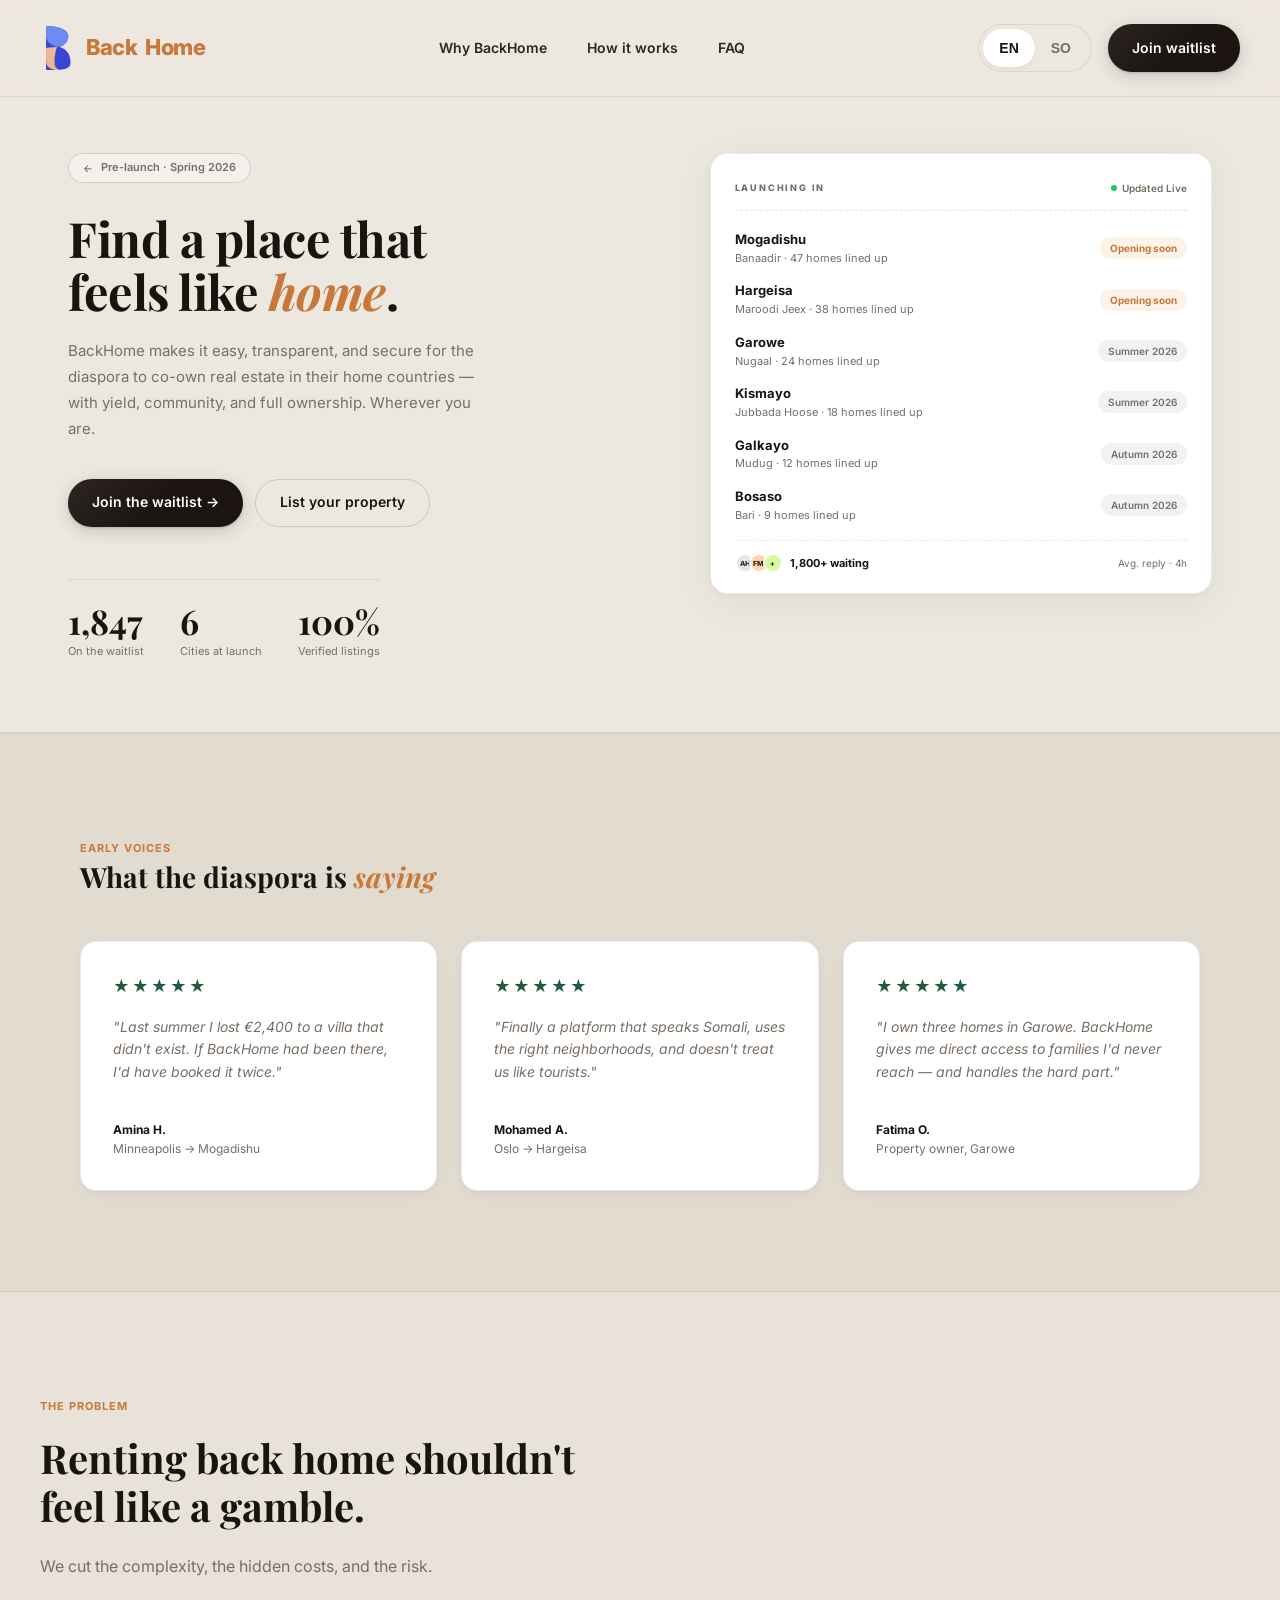
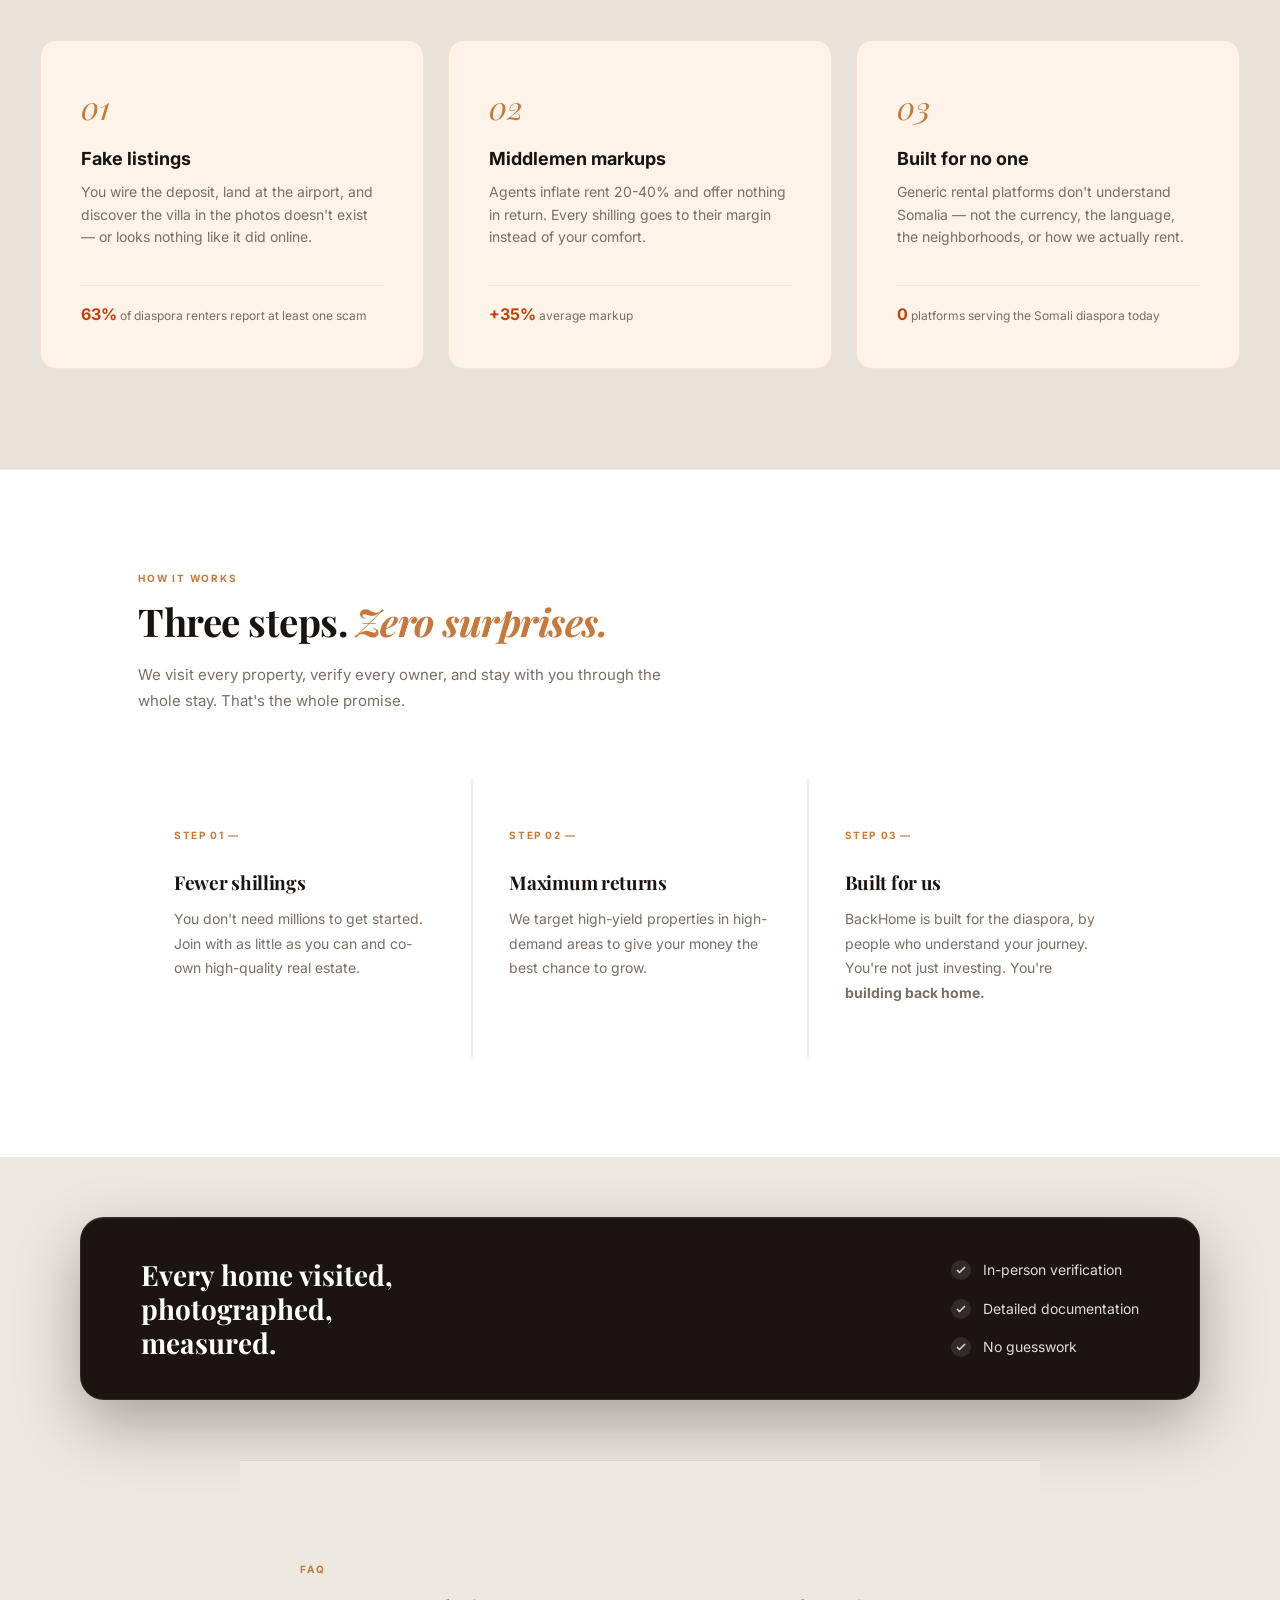
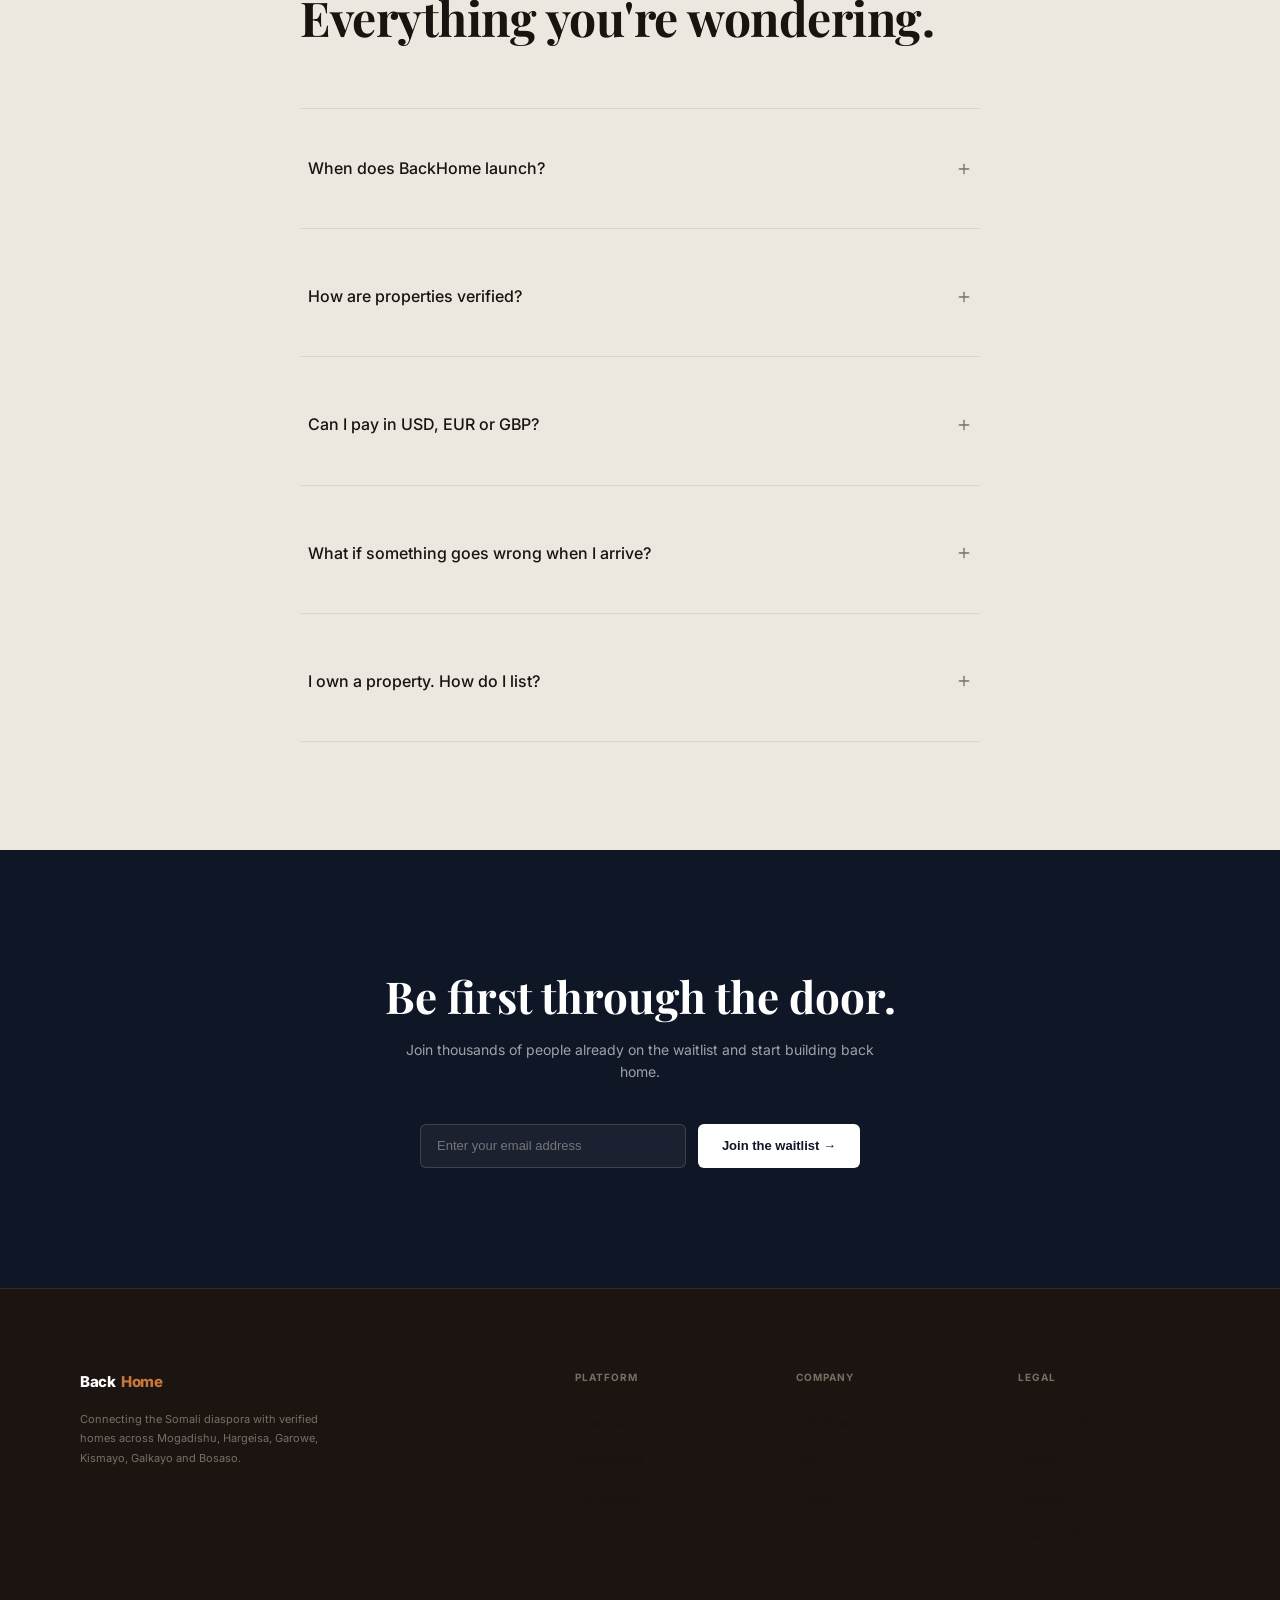
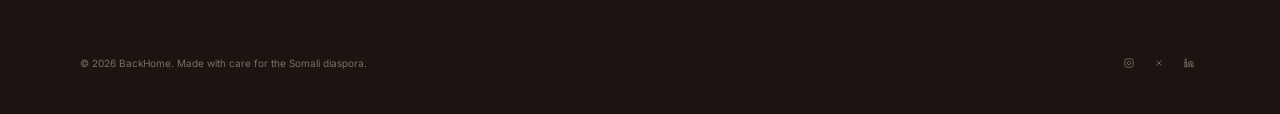
<file: index.html>
<!DOCTYPE html>
<html lang="en">
<head>
  <meta charset="UTF-8">
  <meta name="viewport" content="width=device-width, initial-scale=1.0">
  <title>BackHome — Co-own Real Estate in Africa</title>
  <link rel="icon" type="image/svg+xml" href="logo.svg">
  <link rel="preconnect" href="https://fonts.googleapis.com">
  <link rel="preconnect" href="https://fonts.gstatic.com" crossorigin>
  <link href="https://fonts.googleapis.com/css2?family=Inter:wght@400;500;600;700;800&family=Playfair+Display:ital,wght@0,500;0,600;0,700;1,500;1,600;1,700&display=swap" rel="stylesheet">
  <style>
    :root {
      /* BackHome — warm cream palette (reference-matched) */
      --bg-page:      #EDE8DF;
      --bg-section-b: #E8E2D8;
      --bg-section-c: #E2DBD0;
      --bg-dark:      #1C1410;
      --bg-dark-mid:  #2A1F17;
      --bg-light:     #EDE8DF;
      --white:        #FFFFFF;
      --card-bg:      #FFFFFF;

      --text-main:    #1A1410;
      --text-body:    #2E2720;
      --text-muted:   #7A6E64;
      --text-faint:   #B0A89E;
      --text-on-dark: rgba(255,255,255,0.90);
      --text-on-dark-muted: rgba(255,255,255,0.55);

      /* Brand amber/warm (reference logo + accents) */
      --amber:        #C8783A;
      --amber-light:  #FEF3E8;
      --amber-glow:   rgba(200,120,58,0.15);
      --gold:         #C8783A;
      --gold-light:   #FEF3E8;

      /* Blue kept for backward compat but not dominant */
      --brand-blue:       #C8783A;
      --brand-blue-light: #D8905A;
      --brand-blue-pale:  #FEF3E8;
      --brand-blue-deep:  #1C1410;
      --brand-blue-mid:   #A86030;
      --brand-orange:     #C8783A;
      --brand-orange-light:#FEF3E8;
      --dark-navy:    #1C1410;
      --navy-mid:     #2A1F17;
      --green-accent: #1E5C3A;
      --green-light:  #EBF6F0;

      --border-color: rgba(0,0,0,0.08);
      --border-strong:rgba(0,0,0,0.14);
      --border-dark:  rgba(255,255,255,0.09);
      --max-width: 1200px;
    }


    * { box-sizing: border-box; margin: 0; padding: 0; }
    html { scroll-behavior: smooth; }
    body {
      font-family: 'Inter', sans-serif;
      background-color: var(--bg-light);
      color: var(--text-main);
      line-height: 1.6;
      -webkit-font-smoothing: antialiased;
    }

    a { text-decoration: none; color: inherit; }
    ul { list-style: none; }
    
    h1, h2, h3, h4 {
      font-family: 'Playfair Display', serif;
      color: var(--text-main);
      line-height: 1.2;
    }
    
    .serif-italic { font-style: italic; color: var(--brand-orange); }

    .container {
      max-width: var(--max-width);
      margin: 0 auto;
      padding: 0 32px;
    }

    /* NAVBAR */
    header {
      padding: 24px 0;
      position: sticky;
      top: 0;
      z-index: 1000;
      background: rgba(237,232,223,0.96);
      backdrop-filter: blur(10px);
      border-bottom: 1px solid transparent;
      transition: border-color 0.3s;
    }
    header.scrolled {
      border-bottom: 1px solid var(--border-color);
    }
    nav {
      display: flex;
      justify-content: space-between;
      align-items: center;
    }
    .logo {
      display: inline-flex;
      align-items: center;
      gap: 8px;
      font-size: 22px;
      font-weight: 800;
      letter-spacing: -0.5px;
      font-family: 'Inter', sans-serif;
      color: var(--brand-blue);   /* logo text = logo blue */
    }
    .logo-icon { width: 38px; height: 44px; flex-shrink: 0; object-fit: contain; }
    /* 'Back' = brand blue, 'Home' = brand orange accent */
    .logo span { color: var(--amber); }
    
    .nav-links {
      display: flex;
      gap: 40px;
      font-size: 14px;
      font-weight: 600;
    }
    .nav-links a:hover { color: var(--green-accent); }
    
    .btn {
      display: inline-flex;
      align-items: center;
      justify-content: center;
      height: 48px;
      padding: 0 24px;
      font-size: 14px;
      font-weight: 600;
      border-radius: 40px;
      cursor: pointer;
      transition: all 0.2s;
      border: 1px solid transparent;
      box-sizing: border-box;
    }
    .btn-dark {
      background: var(--dark-navy);
      color: var(--white);
    }
    .btn-dark:hover {
      background: #081420;
      transform: translateY(-1px);
      box-shadow: 0 4px 12px rgba(11, 28, 44, 0.15);
    }
    .btn-outline {
      border-color: var(--border-color);
      background: var(--white);
    }
    .btn-outline:hover {
      background: var(--bg-light);
    }

    /* HERO SECTION */
    #hero {
      padding: 60px 0;
    }
    .hero-split {
      display: grid;
      grid-template-columns: 1fr 1fr;
      gap: 60px;
      align-items: center;
    }
    .hero-badge {
      display: inline-block;
      font-size: 10px;
      font-weight: 700;
      letter-spacing: 1.5px;
      background: var(--border-color);
      padding: 6px 12px;
      border-radius: 4px;
      margin-bottom: 24px;
      color: var(--text-muted);
    }
    .hero-title {
      font-size: 56px;
      margin-bottom: 24px;
      font-weight: 600;
    }
    .hero-subtitle {
      font-size: 18px;
      color: var(--text-muted);
      margin-bottom: 40px;
      max-width: 480px;
    }
    .hero-actions {
      display: flex;
      align-items: center;
      gap: 24px;
      margin-bottom: 32px;
    }
    .link-arrow {
      font-size: 15px;
      font-weight: 600;
      display: flex;
      align-items: center;
      gap: 8px;
    }
    .link-arrow:hover {
      color: var(--green-accent);
    }
    .hero-verify {
      display: flex;
      align-items: center;
      gap: 8px;
      font-size: 13px;
      color: var(--text-muted);
      font-weight: 500;
    }
    .hero-img-wrapper {
      position: relative;
      border-radius: 24px;
      overflow: hidden;
      box-shadow: 0 24px 48px rgba(0,0,0,0.08);
    }
    .hero-img-wrapper img {
      width: 100%;
      height: 600px;
      object-fit: cover;
      display: block;
    }

    /* STATS ROW */
    .stats-container {
      margin-top: 60px;
      display: grid;
      grid-template-columns: repeat(3, 1fr);
      gap: 24px;
      padding: 40px;
      background: var(--white);
      border-radius: 16px;
      border: 1px solid var(--border-color);
    }
    .stat-item {
      display: flex;
      flex-direction: column;
      align-items: center;
      text-align: center;
      gap: 12px;
    }
    .stat-val {
      font-size: 32px;
      font-weight: 700;
      font-family: 'Playfair Display', serif;
    }
    .stat-label {
      font-size: 13px;
      color: var(--text-muted);
    }

    /* INVESTMENT OPPORTUNITIES */
    #investments {
      padding: 100px 0;
    }
    .section-header {
      display: flex;
      justify-content: space-between;
      align-items: flex-end;
      margin-bottom: 40px;
    }
    .section-label {
      font-size: 12px;
      font-weight: 700;
      letter-spacing: 1px;
      color: var(--text-muted);
      text-transform: uppercase;
    }
    .project-list {
      display: flex;
      flex-direction: column;
      gap: 16px;
    }
    .project-card {
      display: grid;
      grid-template-columns: 120px 1fr auto;
      gap: 24px;
      align-items: center;
      padding: 20px;
      background: var(--white);
      border-radius: 16px;
      border: 1px solid var(--border-color);
      transition: box-shadow 0.2s, transform 0.2s;
    }
    .project-card:hover {
      box-shadow: 0 12px 24px rgba(0,0,0,0.04);
      transform: translateY(-2px);
    }
    .project-img {
      width: 120px;
      height: 80px;
      border-radius: 8px;
      object-fit: cover;
    }
    .project-info h4 {
      font-family: 'Inter', sans-serif;
      font-size: 16px;
      font-weight: 700;
      margin-bottom: 4px;
    }
    .project-info .loc {
      font-size: 13px;
      color: var(--text-muted);
      margin-bottom: 4px;
    }
    .project-info .desc {
      font-size: 14px;
      color: var(--text-muted);
    }
    .project-return {
      text-align: right;
    }
    .return-label {
      font-size: 11px;
      color: var(--text-muted);
      margin-bottom: 4px;
    }
    .return-val {
      font-size: 20px;
      font-weight: 700;
      color: var(--green-accent);
    }
    .projects-footer {
      display: flex;
      justify-content: space-between;
      align-items: center;
      padding: 24px;
      background: var(--white);
      border-radius: 12px;
      border: 1px solid var(--border-color);
      margin-top: 16px;
    }
    .projects-footer span { font-size: 14px; color: var(--text-muted); }

    /* HOW IT WORKS */
    #how-it-works {
      padding: 100px 0;
      background: var(--white);
      border-top: 1px solid var(--border-color);
    }
    .how-split {
      display: grid;
      grid-template-columns: 1fr 1fr;
      gap: 80px;
    }
    .how-left h2 {
      font-size: 40px;
      margin: 16px 0 24px;
    }
    .how-left p {
      color: var(--text-muted);
      max-width: 400px;
    }
    .how-right {
      display: flex;
      flex-direction: column;
      gap: 24px;
    }
    .feature-row {
      display: flex;
      gap: 24px;
      padding: 24px;
      border: 1px solid var(--border-color);
      border-radius: 16px;
      background: var(--bg-light);
    }
    .feature-icon {
      width: 48px;
      height: 48px;
      display: flex;
      align-items: center;
      justify-content: center;
      background: var(--white);
      border-radius: 12px;
      border: 1px solid var(--border-color);
      flex-shrink: 0;
    }
    .feature-text h4 {
      font-family: 'Inter', sans-serif;
      font-size: 16px;
      font-weight: 700;
      margin-bottom: 8px;
    }
    .feature-text p {
      font-size: 14px;
      color: var(--text-muted);
    }

    /* WHY BACKHOME */
    #why-backhome {
      padding: 100px 0;
    }
    .why-header h2 {
      font-size: 40px;
      margin: 16px 0 24px;
    }
    .why-header p {
      color: var(--text-muted);
      max-width: 480px;
      margin-bottom: 60px;
    }
    .why-grid {
      display: grid;
      grid-template-columns: repeat(4, 1fr);
      gap: 24px;
      margin-bottom: 80px;
    }
    .why-card {
      background: var(--white);
      padding: 32px 24px;
      border-radius: 16px;
      border: 1px solid var(--border-color);
    }
    .why-card .icon {
      margin-bottom: 24px;
    }
    .why-card h4 {
      font-family: 'Inter', sans-serif;
      font-size: 15px;
      font-weight: 700;
      margin-bottom: 12px;
    }
    .why-card p {
      font-size: 13px;
      color: var(--text-muted);
    }

    .process-timeline {
      display: flex;
      align-items: center;
      justify-content: space-between;
      padding-top: 40px;
      border-top: 1px solid var(--border-color);
    }
    .process-step {
      display: flex;
      align-items: center;
      gap: 12px;
      font-size: 13px;
      color: var(--text-muted);
    }

    /* IMAGE OVERLAY SECTION */
    #image-overlay {
      padding: 60px 0;
    }
    .overlay-wrapper {
      position: relative;
      border-radius: 24px;
      overflow: hidden;
      height: 500px;
    }
    .overlay-img {
      width: 100%;
      height: 100%;
      object-fit: cover;
    }
    .overlay-card {
      position: absolute;
      top: 0;
      left: 0;
      bottom: 0;
      width: 400px;
      background: var(--dark-navy);
      color: var(--white);
      padding: 60px 48px;
      border-top-right-radius: 40px;
      border-bottom-right-radius: 40px;
      display: flex;
      flex-direction: column;
      justify-content: center;
    }
    .overlay-card h2 {
      color: var(--white);
      font-size: 36px;
      margin-bottom: 40px;
    }
    .overlay-card ul {
      display: flex;
      flex-direction: column;
      gap: 16px;
    }
    .overlay-card li {
      display: flex;
      align-items: center;
      gap: 12px;
      font-size: 14px;
    }

    /* TESTIMONIALS */
    #testimonials {
      padding: 100px 0;
      background: var(--white);
    }
    .test-header {
      text-align: center;
      margin-bottom: 60px;
    }
    .test-header h2 { font-size: 40px; }
    .test-grid {
      display: grid;
      grid-template-columns: repeat(3, 1fr);
      gap: 24px;
    }
    .test-card {
      padding: 32px;
      border: 1px solid var(--border-color);
      border-radius: 16px;
      background: var(--bg-light);
    }
    .stars {
      color: var(--green-accent);
      margin-bottom: 16px;
      letter-spacing: 2px;
    }
    .test-text {
      font-size: 14px;
      color: var(--text-muted);
      font-style: italic;
      margin-bottom: 24px;
      min-height: 80px;
    }
    .test-user {
      display: flex;
      align-items: center;
      gap: 12px;
    }
    .test-user img {
      width: 40px;
      height: 40px;
      border-radius: 50%;
    }
    .test-user-info {
      font-size: 12px;
    }
    .test-user-info strong { color: var(--text-main); display: block;}
    .test-user-info span { color: var(--text-muted); }

    /* FAQ */
    #faq {
      padding: 100px 0;
      max-width: 800px;
      margin: 0 auto;
    }
    .faq-header { margin-bottom: 40px; }
    .faq-header h2 { font-size: 36px; margin-top: 12px; }
    .faq-item {
      border-bottom: 1px solid var(--border-color);
      padding: 24px 0;
      display: flex;
      justify-content: space-between;
      align-items: center;
      cursor: pointer;
    }
    .faq-item h4 {
      font-family: 'Inter', sans-serif;
      font-size: 16px;
      font-weight: 600;
    }
    .faq-answer {
      max-height: 0;
      overflow: hidden;
      transition: max-height 0.3s ease;
      color: var(--text-muted);
      font-size: 15px;
      padding-top: 0;
    }
    .faq-item.active .faq-answer {
      max-height: 200px;
      padding-top: 16px;
    }
    .faq-item.active .icon-plus {
      transform: rotate(45deg);
    }
    .icon-plus {
      transition: transform 0.3s ease;
    }
    
    /* BOTTOM CTA */
    #bottom-cta {
      padding: 80px 0;
    }
    .cta-card {
      position: relative;
      border-radius: 24px;
      overflow: hidden;
      padding: 80px 60px;
    }
    .cta-bg {
      position: absolute;
      top: 0; left: 0; right: 0; bottom: 0;
      background-image: url('https://images.unsplash.com/photo-1618221195710-dd6b41faaea6?auto=format&fit=crop&w=1200&q=80');
      background-size: cover;
      background-position: center;
      z-index: 1;
    }
    .cta-bg::after {
      content: '';
      position: absolute;
      top: 0; left: 0; right: 0; bottom: 0;
      background: linear-gradient(to right, rgba(34, 84, 61, 0.9) 0%, rgba(34, 84, 61, 0.7) 100%);
    }
    .cta-content {
      position: relative;
      z-index: 2;
      color: var(--white);
      max-width: 500px;
    }
    .cta-content h2 {
      color: var(--white);
      font-size: 44px;
      margin-bottom: 16px;
    }
    .cta-content p {
      font-size: 15px;
      opacity: 0.9;
      margin-bottom: 40px;
    }
    .cta-form {
      display: flex;
      flex-direction: column;
      gap: 16px;
    }
    .cta-input {
      padding: 16px 24px;
      border-radius: 40px;
      border: none;
      outline: none;
      font-size: 15px;
      width: 100%;
    }
    .cta-form .btn-dark {
      width: 100%;
      padding: 16px;
    }

    /* TRUST BANNER */
    #trust {
      padding: 60px 0;
      background: var(--white);
      border-bottom: 1px solid var(--border-color);
    }
    .trust-title {
      text-align: center;
      font-family: 'Playfair Display', serif;
      font-size: 24px;
      font-weight: 600;
      margin-bottom: 40px;
    }
    .trust-grid {
      display: grid;
      grid-template-columns: repeat(4, 1fr);
      gap: 24px;
      text-align: center;
    }
    .trust-item h4 {
      font-family: 'Inter', sans-serif;
      font-size: 14px;
      font-weight: 700;
      margin: 16px 0 8px;
    }
    .trust-item p {
      font-size: 12px;
      color: var(--text-muted);
    }

    /* FOOTER */
    footer {
      background: var(--white);
      padding: 80px 0 40px;
    }
    .footer-grid {
      display: grid;
      grid-template-columns: 2fr 1fr 1fr;
      gap: 60px;
      margin-bottom: 60px;
    }
    .footer-col h4 {
      font-family: 'Inter', sans-serif;
      font-size: 14px;
      margin-bottom: 24px;
    }
    .footer-links {
      display: flex;
      flex-direction: column;
      gap: 16px;
      font-size: 14px;
      color: var(--text-muted);
    }
    .footer-bottom {
      display: flex;
      justify-content: space-between;
      align-items: center;
      padding-top: 32px;
      border-top: 1px solid var(--border-color);
      font-size: 13px;
      color: var(--text-muted);
    }

    /* RESPONSIVE */
    @media (max-width: 900px) {
      .hero-split, .how-split { grid-template-columns: 1fr; gap: 40px; }
      .stats-container { grid-template-columns: 1fr; }
      .project-card { grid-template-columns: 1fr; }
      .why-grid, .trust-grid, .test-grid { grid-template-columns: 1fr; }
      .overlay-card { position: relative; width: 100%; border-radius: 0; padding: 40px; }
      .overlay-wrapper { height: auto; display: flex; flex-direction: column; }
      .footer-grid { grid-template-columns: 1fr; }
      .nav-links { display: none; }
      .process-timeline { display: none; } /* Hide complex process timeline on mobile */
    }
  
    /* OVERRIDES FOR 2-COLUMN LAYOUT */
    
    
    
    
    .dashboard-section { padding: 0 !important; border: none !important; }
    .dashboard-section .container { padding: 0; max-width: 100%; margin: 0; }
    
    /* Premium Language Toggle */
    .header-actions {
      display: flex;
      align-items: center;
      gap: 16px;
    }
    .lang-toggle {
      display: flex;
      background: var(--bg-light);
      border-radius: 40px;
      padding: 4px;
      border: 1px solid var(--border-color);
      height: 48px;
      box-sizing: border-box;
    }
    .lang-btn {
      border: none;
      background: transparent;
      padding: 0 16px;
      height: 100%;
      display: flex;
      align-items: center;
      font-size: 14px;
      font-weight: 600;
      border-radius: 36px;
      cursor: pointer;
      color: var(--text-muted);
      transition: all 0.2s;
    }
    .lang-btn.active {
      background: var(--white);
      color: var(--dark-navy);
      box-shadow: 0 2px 4px rgba(0,0,0,0.05);
    }
    .lang-btn:hover:not(.active) {
      color: var(--text-main);
    }
    
    /* Hero adjustments */
    #hero .hero-img-wrapper img { height: 400px; }
    #hero .hero-split { gap: 40px; }
    
    /* Right column components adjustments */
    #image-overlay .overlay-wrapper { height: 500px; border-radius: 24px; overflow: hidden; }
    #image-overlay .overlay-card { width: 100%; position: relative; border-radius: 0; border-top-left-radius: 40px; border-top-right-radius: 40px; padding: 40px 32px; background: var(--dark-navy); }
    #image-overlay .overlay-wrapper { display: flex; flex-direction: column; height: auto; }
    #image-overlay .overlay-img { height: 200px; }
    
    /* Testimonials adjustments */
    #testimonials .test-header { margin-bottom: 24px; text-align: left; }
    #testimonials .test-header h2 { font-size: 28px; }
    #testimonials .test-grid { display: grid; grid-template-columns: repeat(3, 1fr); gap: 24px; }
    #testimonials .test-card {  }
    
    /* FAQ adjustments */
    #faq .faq-header h2 { font-size: 28px; }
    
    /* CTA adjustments */
    #bottom-cta .cta-card { padding: 40px 32px; }
    #bottom-cta .cta-content h2 { font-size: 32px; }
    
    /* Trust adjustments */
    #trust .trust-grid { grid-template-columns: 1fr 1fr; gap: 16px; }
    
    @media (max-width: 1100px) {
      
    }
  
    .grid-3 {
      display: grid;
      grid-template-columns: repeat(3, 1fr);
      gap: 24px;
    }
    .section-title {
      text-align: center;
      margin-bottom: 60px;
    }
    .section-title h2 {
      font-size: 40px;
      margin-top: 12px;
    }
    .problem-card, .step-card {
      padding: 32px;
      border: 1px solid var(--border-color);
      border-radius: 16px;
      background: var(--white);
    }
    .problem-card h4, .step-card h4 {
      font-family: 'Inter', sans-serif;
      font-size: 18px;
      font-weight: 600;
      margin: 16px 0 8px;
    }
    .problem-card p, .step-card p {
      color: var(--text-muted);
      font-size: 14px;
    }
    @media (max-width: 900px) {
      .grid-3 { grid-template-columns: 1fr; }
    }
    
    html { scroll-behavior: smooth; }


    .hero-grid { display: grid; grid-template-columns: 2fr 1fr; gap: 40px; align-items: start; }
    @media (max-width: 1100px) {
      .hero-grid { grid-template-columns: 1fr; }
    }

    
    .faq-item {
      border-bottom: 1px solid var(--border-color);
      padding: 32px 24px;
      cursor: pointer;
      border-radius: 8px;
      transition: background 0.3s ease;
      margin-bottom: 8px;
    }
    .faq-item:hover {
      background: var(--bg-light);
    }

    .faq-header-click {
      display: flex;
      justify-content: space-between;
      align-items: center;
    }
    .faq-header-click h4 {
      font-size: 18px;
      font-weight: 600;
      margin: 0;
    }
    
    .faq-item.active 
    .icon-plus {
      font-size: 24px;
      font-weight: 300;
      display: inline-block;
      width: 24px;
      text-align: right;
    }
    
    /* Live Notification */
    #live-notification {
      position: fixed;
      bottom: 24px;
      left: 24px;
      background: var(--dark-navy);
      color: var(--white);
      padding: 16px 20px;
      border-radius: 12px;
      box-shadow: 0 10px 25px rgba(0,0,0,0.2);
      font-size: 14px;
      display: flex;
      align-items: center;
      gap: 12px;
      opacity: 0;
      transform: translateY(20px);
      transition: opacity 0.5s ease, transform 0.5s ease;
      z-index: 1000;
      pointer-events: none;
    }
    #live-notification.show {
      opacity: 1;
      transform: translateY(0);
    }
    .live-dot {
      width: 8px;
      height: 8px;
      background: var(--green-accent);
      border-radius: 50%;
      box-shadow: 0 0 8px var(--green-accent);
      animation: pulse 2s infinite;
    }
    @keyframes pulse {
      0% { box-shadow: 0 0 0 0 rgba(34, 197, 94, 0.7); }
      70% { box-shadow: 0 0 0 6px rgba(34, 197, 94, 0); }
      100% { box-shadow: 0 0 0 0 rgba(34, 197, 94, 0); }
    }

    /* ═══════════════════════════════════════════
       BackHome Brand System 2026
       "Coming home after being away."
       Emotional · Premium · Trustworthy
    ═══════════════════════════════════════════ */

    /* ── Global Body ── */
    body {
      background-color: var(--bg-page);
      color: var(--text-body);
    }

    /* ── Typography ── */
    h1, h2, h3, h4 { color: var(--text-main); }
    p { color: var(--text-body); }
    .serif-italic { color: var(--brand-orange); font-style: italic; }

    /* ── Navbar ── */
    header {
      background: rgba(237,232,223,0.96);
      backdrop-filter: blur(16px);
      -webkit-backdrop-filter: blur(16px);
      border-bottom: 1px solid var(--border-color);
    }
    header.scrolled {
      box-shadow: 0 4px 24px rgba(0,0,0,0.06);
      border-bottom-color: var(--border-strong);
    }

    /* ─────────────────────────────────────────────
       SECTION RHYTHM
       Light → Dark → Light → Dark = Visual Drama
    ───────────────────────────────────────────── */

    /* HERO — crisp off-white, generous air */
    #hero {
      background: var(--bg-page);
      border-bottom: 1px solid var(--border-color);
    }

    /* TESTIMONIALS — barely-there stone, first dark echo */
    #testimonials {
      background: var(--bg-section-b);
      border-top: 1px solid var(--border-color);
      border-bottom: 1px solid var(--border-color);
    }

    /* PROBLEM — slightly deeper stone */
    #why-backhome { background: var(--bg-section-c); }

    /* HOW IT WORKS — pure white, clean contrast vs stone */
    #how-it-works { background: var(--white); }

    /* TRUST STRIP — DARK. Full brand drama. */
    #trust-strip  {
      background: var(--bg-dark);
      padding: 80px 0;
    }

    /* FAQ — off-white again, breathe before CTA */
    #faq {
      background: var(--bg-page);
      border-top: 1px solid var(--border-color);
    }

    /* CTA — already styled via two-col inline */
    #bottom-cta { background: var(--bg-section-c); }

    /* ─────────────────────────────────────────────
       CARDS — Pure white, always pop off section
    ───────────────────────────────────────────── */
    .project-card, .why-card, .feature-row, .test-card,
    .step-card, .problem-card, .city-card {
      background: var(--card-bg);
      border: 1px solid var(--border-color);
      box-shadow:
        0 1px 2px rgba(0,0,0,0.04),
        0 4px 16px rgba(0,0,0,0.04);
      transition:
        transform 0.3s cubic-bezier(0.16, 1, 0.3, 1),
        box-shadow 0.3s cubic-bezier(0.16, 1, 0.3, 1),
        border-color 0.3s ease;
    }
    .project-card:hover, .why-card:hover, .feature-row:hover,
    .test-card:hover, .step-card:hover, .problem-card:hover, .city-card:hover {
      transform: translateY(-5px);
      box-shadow:
        0 2px 4px rgba(0,0,0,0.04),
        0 20px 48px rgba(0,0,0,0.09);
      border-color: var(--border-strong);
    }

    /* Problem Cards — amber tint, emotional weight */
    .problem-card {
      background: var(--amber-light) !important;
      border: 1px solid rgba(200,120,58,0.14) !important;
    }
    .problem-card:hover {
      border-color: rgba(200,120,58,0.32) !important;
      box-shadow: 0 20px 48px rgba(200,120,58,0.08), 0 2px 8px rgba(0,0,0,0.04) !important;
    }

    /* Step Cards — pure white */
    .step-card {
      background: var(--white) !important;
      border: 1px solid var(--border-color) !important;
    }

    /* Testimonial Cards — white on stone bg */
    .test-card {
      background: var(--white) !important;
      border: 1px solid var(--border-color) !important;
    }
    .test-card:hover {
      box-shadow: 0 20px 48px rgba(0,0,0,0.07) !important;
    }

    /* ─────────────────────────────────────────────
       BUTTONS
    ───────────────────────────────────────────── */
    .btn-dark {
      background: var(--dark-navy);
      color: var(--white);
      box-shadow:
        0 1px 2px rgba(12,27,40,0.15),
        0 4px 16px rgba(12,27,40,0.18);
      border: none;
      position: relative;
      overflow: hidden;
      transition: all 0.25s cubic-bezier(0.16, 1, 0.3, 1);
    }
    .btn-dark::before {
      content: '';
      position: absolute;
      inset: 0;
      background: linear-gradient(135deg,
        rgba(255,255,255,0.07) 0%,
        transparent 55%
      );
      pointer-events: none;
    }
    .btn-dark:hover {
      background: var(--navy-mid);
      transform: translateY(-2px);
      box-shadow:
        0 2px 4px rgba(12,27,40,0.15),
        0 12px 32px rgba(12,27,40,0.28);
    }
    .btn-dark:active { transform: translateY(0); box-shadow: none; }

    .btn-outline {
      background: transparent;
      border: 1.5px solid var(--border-strong);
      color: var(--text-main);
      transition: all 0.25s ease;
    }
    .btn-outline:hover {
      background: var(--white);
      border-color: var(--dark-navy);
      color: var(--dark-navy);
      box-shadow: 0 4px 14px rgba(0,0,0,0.07);
      transform: translateY(-1px);
    }

    /* ─────────────────────────────────────────────
       TRUST STRIP — full dark section treatment
    ───────────────────────────────────────────── */
    #trust-strip .container > div {
      background: var(--bg-dark-mid);
      border: 1px solid var(--border-dark);
      box-shadow:
        inset 0 1px 0 rgba(255,255,255,0.05),
        0 24px 64px rgba(0,0,0,0.3);
      /* Subtle amber glow pulse from center-left */
      background-image: radial-gradient(
        ellipse 60% 80% at 10% 50%,
        var(--amber-glow) 0%,
        transparent 70%
      );
      border-radius: 24px;
    }
    #trust-strip h2 { color: var(--white) !important; }
    #trust-strip li { color: rgba(255,255,255,0.85); }

    /* ─────────────────────────────────────────────
       FAQ
    ───────────────────────────────────────────── */
    .faq-item {
      border-bottom: 1px solid var(--border-color);
      background: transparent;
      transition: all 0.3s cubic-bezier(0.16,1,0.3,1);
      border-radius: 0;
      padding: 24px 8px;
    }
    .faq-item:hover {
      background: var(--amber-light);
      border-radius: 12px;
      border-color: rgba(200,120,58,0.2);
      padding-left: 22px;
    }
    .faq-item.active {
      background: var(--amber-light);
      border-radius: 12px;
      border-color: rgba(200,120,58,0.28);
      padding-left: 22px;
    }
    .faq-item .icon-plus { color: var(--text-muted); transition: color 0.3s ease; }
    .faq-item.active .icon-plus { color: var(--amber); }
    .faq-item.active h4 { color: var(--dark-navy); }
    .faq-answer { color: var(--text-body); }

    /* ─────────────────────────────────────────────
       FOOTER — dark, confident
    ───────────────────────────────────────────── */
    footer {
      background: var(--bg-dark) !important;
      color: var(--white);
      border-top: 1px solid var(--border-dark);
    }
    footer h4, footer .footer-col h4 {
      color: rgba(255,255,255,0.9) !important;
      letter-spacing: 0.3px;
    }
    footer .footer-links a, footer .footer-links {
      color: rgba(255,255,255,0.48) !important;
      transition: color 0.2s ease;
    }
    footer .footer-links a:hover { color: rgba(255,255,255,0.92) !important; }
    footer .footer-bottom {
      border-top: 1px solid rgba(255,255,255,0.07) !important;
      color: rgba(255,255,255,0.35) !important;
    }
    footer .logo span { color: var(--amber); }
    footer .logo span { color: var(--amber); }
    footer .footer-desc { color: rgba(255,255,255,0.42) !important; }

    /* ─────────────────────────────────────────────
       HERO LAUNCH CARD
    ───────────────────────────────────────────── */
    .launch-card {
      background: var(--white);
      border: 1px solid var(--border-color);
      box-shadow:
        0 2px 8px rgba(0,0,0,0.04),
        0 20px 56px rgba(0,0,0,0.07);
    }

    /* ─────────────────────────────────────────────
       LIVE NOTIFICATION
    ───────────────────────────────────────────── */
    #live-notification {
      background: var(--bg-dark);
      color: var(--white);
      box-shadow: 0 16px 48px rgba(0,0,0,0.22);
      border: 1px solid rgba(255,255,255,0.08);
    }

    /* CTA Two-col responsive */
    @media (max-width: 900px) {
      .cta-card[style*="grid-template-columns"] { grid-template-columns: 1fr !important; }
      .cta-card[style*="grid-template-columns"] > div:last-child { min-height: 220px; }
    }
    /* Hero stats inline */
    @media (max-width: 768px) {
      .hero-grid { grid-template-columns: 1fr !important; }
    }

  
    }
    /* Transparent header over hero image */
    header { transition: background 0.3s ease; }
  
  
    /* Navbar always clean white */
    

  
    /* ── How it works: grid border trick ── */
    #how-it-works .grid-3 > div:hover { background: #FAFAF8; }

  
  
    /* ── FAQ accordion (vertical fix) ── */
    .faq-list { border-top: 1px solid var(--border-color); }
    .faq-item { border-bottom: 1px solid var(--border-color); }
    .faq-q {
      display: flex;
      align-items: center;
      justify-content: space-between;
      gap: 20px;
      padding: 24px 0;
      cursor: pointer;
      user-select: none;
      transition: opacity 0.15s;
    }
    .faq-q:hover { opacity: 0.72; }
    .faq-q span {
      font-size: 16px;
      font-weight: 500;
      color: var(--text-main);
      line-height: 1.45;
    }
    .faq-item.open .faq-q span { font-weight: 600; }
    .faq-icon {
      flex-shrink: 0;
      color: var(--text-muted);
      transition: transform 0.28s cubic-bezier(0.4,0,0.2,1), color 0.2s;
    }
    .faq-item.open .faq-icon { transform: rotate(45deg); color: var(--amber); }
    .faq-a-wrap {
      display: grid;
      grid-template-rows: 0fr;
      transition: grid-template-rows 0.32s cubic-bezier(0.4,0,0.2,1);
    }
    .faq-item.open .faq-a-wrap { grid-template-rows: 1fr; }
    .faq-a-wrap > p {
      overflow: hidden;
      margin: 0;
      font-size: 15px;
      line-height: 1.8;
      color: var(--text-muted);
    }
    .faq-item.open .faq-a-wrap > p { padding-bottom: 24px; padding-right: 40px; }

  </style>

</head>
<body>
  <!-- NAVBAR -->
  <header id="header">
    <div class="container" style="max-width: 1400px; padding: 0 40px; margin: 0 auto;">
      <nav>
        <a href="#" class="logo" onclick="window.scrollTo(0,0)">
          <img src="logo.svg" alt="BackHome Logo" class="logo-icon">
          <span>Back</span><span>Home</span>
        </a>
        <div class="nav-links">
          <a href="#why-backhome" data-i18n="nav_why">Why BackHome</a>
          <a href="#how-it-works" data-i18n="nav_how">How it works</a>
          <a href="#faq" data-i18n="nav_faq">FAQ</a>
        </div>
        <div class="header-actions">
          <div class="lang-toggle">
            <button class="lang-btn active" id="btn-en" onclick="setLang('en')">EN</button>
            <button class="lang-btn" id="btn-so" onclick="setLang('so')">SO</button>
          </div>
          <a href="#bottom-cta" class="btn btn-dark" data-i18n="nav_waitlist">Join waitlist</a>
        </div>
      </nav>
    </div>
  </header>

  
  <main>
  <!-- HERO -->
  <section id="hero" class="full-width-section" style="padding:56px 0 72px; background:var(--bg-page);">
    <div class="container" style="max-width:1240px; margin:0 auto; padding:0 48px;">
      <div style="display:grid; grid-template-columns:1.15fr 1fr; gap:64px; align-items:start;">

        <!-- LEFT -->
        <div>
          <!-- Pre-launch badge -->
          <div style="display:inline-flex;align-items:center;gap:8px;border:1px solid rgba(0,0,0,0.14);border-radius:50px;padding:5px 14px;font-size:11px;font-weight:600;color:var(--text-muted);margin-bottom:28px;background:rgba(255,255,255,0.40);">
            <span style="font-size:10px;">&#8592;</span>
            <span>Pre-launch &middot; Spring 2026</span>
          </div>

          <h1 class="hero-title" data-i18n="hero_title"
              style="font-family:'Playfair Display',serif;font-size:clamp(36px,3.8vw,54px);line-height:1.1;font-weight:700;letter-spacing:-0.5px;color:var(--text-main);margin-bottom:20px;max-width:460px;">
            Find a place that feels like <em class="serif-italic" style="font-style:italic;">home.</em>
          </h1>

          <p class="hero-subtitle" data-i18n="hero_sub"
             style="font-size:15px;line-height:1.75;color:var(--text-muted);max-width:420px;margin-bottom:36px;">
            Verified rentals across Somalia, built for the diaspora. No scams, no middlemen, no inflated prices — just safe, trusted homes booked securely through BackHome.
          </p>

          <div style="display:flex;gap:12px;align-items:center;flex-wrap:wrap;margin-bottom:52px;">
            <a href="#bottom-cta" class="btn btn-dark" data-i18n="hero_join">Join the waitlist &rarr;</a>
            <a href="list-your-property.html" class="btn btn-outline" style="font-weight:600;" data-i18n="hero_list">List your property</a>
          </div>

          <!-- Stats -->
          <div style="display:grid;grid-template-columns:repeat(3,auto);gap:36px;padding-top:24px;border-top:1px solid var(--border-color);width:fit-content;">
            <div>
              <div style="font-family:'Playfair Display',serif;font-size:34px;font-weight:700;line-height:1;color:var(--text-main);" data-i18n="stat_1_val">1,847</div>
              <div style="font-size:11px;color:var(--text-muted);margin-top:5px;" data-i18n="stat_1_lbl">On the waitlist</div>
            </div>
            <div>
              <div style="font-family:'Playfair Display',serif;font-size:34px;font-weight:700;line-height:1;color:var(--text-main);" data-i18n="stat_2_val">6</div>
              <div style="font-size:11px;color:var(--text-muted);margin-top:5px;" data-i18n="stat_2_lbl">Cities at launch</div>
            </div>
            <div>
              <div style="font-family:'Playfair Display',serif;font-size:34px;font-weight:700;line-height:1;color:var(--text-main);" data-i18n="stat_3_val">100%</div>
              <div style="font-size:11px;color:var(--text-muted);margin-top:5px;" data-i18n="stat_3_lbl">Verified listings</div>
            </div>
          </div>
        </div>

        <!-- RIGHT: LAUNCHING IN card (exact reference) -->
        <div style="background:#ffffff;border-radius:18px;padding:26px 24px 20px;border:1px solid rgba(0,0,0,0.07);box-shadow:0 8px 40px rgba(0,0,0,0.06),0 1px 4px rgba(0,0,0,0.04);">

          <div style="display:flex;justify-content:space-between;align-items:center;margin-bottom:18px;padding-bottom:14px;border-bottom:1px dashed rgba(0,0,0,0.10);">
            <span style="font-size:9px;font-weight:800;letter-spacing:1.8px;color:var(--text-muted);text-transform:uppercase;">Launching in</span>
            <span style="font-size:10px;font-weight:600;color:var(--text-muted);display:flex;align-items:center;gap:5px;">
              <span style="width:6px;height:6px;background:#22c55e;border-radius:50%;display:inline-block;"></span>
              Updated Live
            </span>
          </div>

          <div style="display:flex;flex-direction:column;gap:13px;">
            <!-- City rows -->
            <div style="display:flex;justify-content:space-between;align-items:center;">
              <div style="display:flex;gap:10px;align-items:center;">
                <div>
                  <div style="font-weight:700;font-size:13px;color:var(--text-main);" data-i18n="city_1">Mogadishu</div>
                  <div style="font-size:11px;color:var(--text-muted);">Banaadir &middot; 47 homes lined up</div>
                </div>
              </div>
              <span style="background:#FEF3E8;color:var(--amber);font-size:10px;font-weight:700;padding:3px 10px;border-radius:20px;white-space:nowrap;" data-i18n="city_badge">Opening soon</span>
            </div>
            <div style="display:flex;justify-content:space-between;align-items:center;">
              <div style="display:flex;gap:10px;align-items:center;">
                <div>
                  <div style="font-weight:700;font-size:13px;color:var(--text-main);" data-i18n="city_2">Hargeisa</div>
                  <div style="font-size:11px;color:var(--text-muted);">Maroodi Jeex &middot; 38 homes lined up</div>
                </div>
              </div>
              <span style="background:#FEF3E8;color:var(--amber);font-size:10px;font-weight:700;padding:3px 10px;border-radius:20px;white-space:nowrap;" data-i18n="city_badge">Opening soon</span>
            </div>
            <div style="display:flex;justify-content:space-between;align-items:center;">
              <div style="display:flex;gap:10px;align-items:center;">
                <div>
                  <div style="font-weight:700;font-size:13px;color:var(--text-main);" data-i18n="city_3">Garowe</div>
                  <div style="font-size:11px;color:var(--text-muted);">Nugaal &middot; 24 homes lined up</div>
                </div>
              </div>
              <span style="background:rgba(0,0,0,0.05);color:var(--text-muted);font-size:10px;font-weight:600;padding:3px 10px;border-radius:20px;white-space:nowrap;">Summer 2026</span>
            </div>
            <div style="display:flex;justify-content:space-between;align-items:center;">
              <div style="display:flex;gap:10px;align-items:center;">
                <div>
                  <div style="font-weight:700;font-size:13px;color:var(--text-main);" data-i18n="city_4">Kismayo</div>
                  <div style="font-size:11px;color:var(--text-muted);">Jubbada Hoose &middot; 18 homes lined up</div>
                </div>
              </div>
              <span style="background:rgba(0,0,0,0.05);color:var(--text-muted);font-size:10px;font-weight:600;padding:3px 10px;border-radius:20px;white-space:nowrap;">Summer 2026</span>
            </div>
            <div style="display:flex;justify-content:space-between;align-items:center;">
              <div style="display:flex;gap:10px;align-items:center;">
                <div>
                  <div style="font-weight:700;font-size:13px;color:var(--text-main);" data-i18n="city_5">Galkayo</div>
                  <div style="font-size:11px;color:var(--text-muted);">Mudug &middot; 12 homes lined up</div>
                </div>
              </div>
              <span style="background:rgba(0,0,0,0.05);color:var(--text-muted);font-size:10px;font-weight:600;padding:3px 10px;border-radius:20px;white-space:nowrap;">Autumn 2026</span>
            </div>
            <div style="display:flex;justify-content:space-between;align-items:center;">
              <div style="display:flex;gap:10px;align-items:center;">
                <div>
                  <div style="font-weight:700;font-size:13px;color:var(--text-main);" data-i18n="city_6">Bosaso</div>
                  <div style="font-size:11px;color:var(--text-muted);">Bari &middot; 9 homes lined up</div>
                </div>
              </div>
              <span style="background:rgba(0,0,0,0.05);color:var(--text-muted);font-size:10px;font-weight:600;padding:3px 10px;border-radius:20px;white-space:nowrap;">Autumn 2026</span>
            </div>
          </div>

          <!-- Card footer -->
          <div style="margin-top:16px;padding-top:12px;border-top:1px dashed rgba(0,0,0,0.08);display:flex;justify-content:space-between;align-items:center;">
            <div style="display:flex;align-items:center;gap:7px;">
              <div style="display:flex;">
                <div style="width:20px;height:20px;border-radius:50%;background:#e2e8f0;font-size:7px;display:flex;align-items:center;justify-content:center;font-weight:800;border:2px solid #fff;">AH</div>
                <div style="width:20px;height:20px;border-radius:50%;background:#fed7aa;font-size:7px;display:flex;align-items:center;justify-content:center;font-weight:800;border:2px solid #fff;margin-left:-6px;">FM</div>
                <div style="width:20px;height:20px;border-radius:50%;background:#d9f99d;font-size:7px;display:flex;align-items:center;justify-content:center;font-weight:800;border:2px solid #fff;margin-left:-6px;">+</div>
              </div>
              <span style="font-size:11px;font-weight:700;color:var(--text-main);">1,800+ waiting</span>
            </div>
            <span style="font-size:10px;color:var(--text-muted);">Avg. reply &middot; 4h</span>
          </div>
        </div>

      </div>
    </div>
  </section>















  <section id="testimonials" class="full-width-section" style="padding: 100px 0; background: var(--bg-section-c);">
    <div class="container" style="max-width: 1200px; margin: 0 auto; padding: 0 40px;">
      <div class="test-header" style="margin-bottom:48px;">
        <span style="font-size:11px;font-weight:700;letter-spacing:1px;color:var(--gold);text-transform:uppercase;">EARLY VOICES</span>
        <h2 data-i18n="test_title">What the diaspora is <span class="serif-italic">saying</span></h2>
      </div>
      <div class="test-grid">
        <div class="test-card">
          <div class="stars">★★★★★</div>
          <div class="test-text" data-i18n="test_1">"Last summer I lost €2,400 to a villa that didn't exist. If BackHome had been there, I'd have booked it twice."</div>
          <div class="test-user">
            <div class="test-user-info">
              <strong data-i18n="test_1_name">Amina H.</strong>
              <span data-i18n="test_1_loc">Minneapolis → Mogadishu</span>
            </div>
          </div>
        </div>

        <div class="test-card">
          <div class="stars">★★★★★</div>
          <div class="test-text" data-i18n="test_2">"Finally a platform that speaks Somali, uses the right neighborhoods, and doesn't treat us like tourists."</div>
          <div class="test-user">
            <div class="test-user-info">
              <strong data-i18n="test_2_name">Mohamed A.</strong>
              <span data-i18n="test_2_loc">Oslo → Hargeisa</span>
            </div>
          </div>
        </div>

        <div class="test-card">
          <div class="stars">★★★★★</div>
          <div class="test-text" data-i18n="test_3">"I own three homes in Garowe. BackHome gives me direct access to families I'd never reach — and handles the hard part."</div>
          <div class="test-user">
            <div class="test-user-info">
              <strong data-i18n="test_3_name">Fatima O.</strong>
              <span data-i18n="test_3_loc">Property owner, Garowe</span>
            </div>
          </div>
        </div>

      
    </div>
  </section>

  <!-- PROBLEM SECTION -->
  <section id="why-backhome" class="full-width-section" style="padding: 100px 0; background: var(--bg-section-b);">
    <div class="container" style="max-width: 1400px; margin: 0 auto; padding: 0 40px;">
      <div style="margin-bottom: 60px; max-width: 600px;">
        <span style="font-size: 11px; font-weight: 700; letter-spacing: 1px; color: var(--gold); text-transform: uppercase;">THE PROBLEM</span>
        <h2 data-i18n="prob_title" style="font-size: 40px; margin: 16px 0 24px;">Renting back home shouldn't feel like a gamble.</h2>
        <p data-i18n="prob_sub" style="color: var(--text-muted); font-size: 16px;">Every summer, the same story. You pay upfront, fly in, and hope. We've been there too — that's why we're building something different.</p>
      </div>
      
      <div class="grid-3">
        <!-- Prob 1 -->
        <div class="problem-card" style="background: #f5f3ec; border: none; border-radius: 16px; padding: 40px; box-shadow: none;">
          <div data-i18n="prob_1_num" style="font-family: 'Playfair Display', serif; font-size: 32px; color: var(--gold); font-style: italic; margin-bottom: 16px;">01</div>
          <h4 data-i18n="prob_1_t" style="font-size: 18px; font-weight: 700; margin-bottom: 12px;">Fake listings</h4>
          <p data-i18n="prob_1_d" style="font-size: 14px; color: var(--text-muted); margin-bottom: 24px; min-height: 80px;">You wire the deposit, land at the airport, and discover the villa in the photos doesn't exist — or looks nothing like it did online.</p>
          <div style="border-top: 1px solid rgba(0,0,0,0.05); padding-top: 16px;">
            <span data-i18n="prob_1_st" style="font-size: 12px; color: var(--text-muted);"><span style="color: #c2410c; font-weight: 700; font-size: 16px;">63%</span> of diaspora renters report at least one scam</span>
          </div>
        </div>
        
        <!-- Prob 2 -->
        <div class="problem-card" style="background: #f5f3ec; border: none; border-radius: 16px; padding: 40px; box-shadow: none;">
          <div data-i18n="prob_2_num" style="font-family: 'Playfair Display', serif; font-size: 32px; color: var(--gold); font-style: italic; margin-bottom: 16px;">02</div>
          <h4 data-i18n="prob_2_t" style="font-size: 18px; font-weight: 700; margin-bottom: 12px;">Middlemen markups</h4>
          <p data-i18n="prob_2_d" style="font-size: 14px; color: var(--text-muted); margin-bottom: 24px; min-height: 80px;">Agents inflate rent 20-40% and offer nothing in return. Every shilling goes to their margin instead of your comfort.</p>
          <div style="border-top: 1px solid rgba(0,0,0,0.05); padding-top: 16px;">
            <span data-i18n="prob_2_st" style="font-size: 12px; color: var(--text-muted);"><span style="color: #c2410c; font-weight: 700; font-size: 16px;">+35%</span> average markup</span>
          </div>
        </div>
        
        <!-- Prob 3 -->
        <div class="problem-card" style="background: #f5f3ec; border: none; border-radius: 16px; padding: 40px; box-shadow: none;">
          <div data-i18n="prob_3_num" style="font-family: 'Playfair Display', serif; font-size: 32px; color: var(--gold); font-style: italic; margin-bottom: 16px;">03</div>
          <h4 data-i18n="prob_3_t" style="font-size: 18px; font-weight: 700; margin-bottom: 12px;">Built for no one</h4>
          <p data-i18n="prob_3_d" style="font-size: 14px; color: var(--text-muted); margin-bottom: 24px; min-height: 80px;">Generic rental platforms don't understand Somalia — not the currency, the language, the neighborhoods, or how we actually rent.</p>
          <div style="border-top: 1px solid rgba(0,0,0,0.05); padding-top: 16px;">
            <span data-i18n="prob_3_st" style="font-size: 12px; color: var(--text-muted);"><span style="color: #c2410c; font-weight: 700; font-size: 16px;">0</span> platforms serving the Somali diaspora today</span>
          </div>
        </div>
      </div>
    </div>
  </section>

  <!-- HOW IT WORKS SECTION -->
  <section id="how-it-works" class="full-width-section" style="padding:100px 0; background:var(--white);">
    <div class="container" style="max-width:1100px; margin:0 auto; padding:0 48px;">

      <div style="margin-bottom:64px; max-width:560px;">
        <span style="font-size:10px;font-weight:700;letter-spacing:1.8px;color:var(--amber);text-transform:uppercase;display:block;margin-bottom:14px;">HOW IT WORKS</span>
        <h2 data-i18n="how_title" style="font-size:clamp(28px,3vw,42px);line-height:1.1;margin:0 0 20px;letter-spacing:-0.5px;">Three steps. <em class="serif-italic" style="font-style:italic;">Zero surprises.</em></h2>
        <p data-i18n="how_sub" style="color:var(--text-muted);font-size:15px;line-height:1.75;margin:0;">We visit every property, verify every owner, and stay with you through the whole stay. That's the whole promise.</p>
      </div>

      <div style="display:grid;grid-template-columns:repeat(3,1fr);gap:2px;background:var(--border-color);">

        <!-- Step 1 -->
        <div style="background:var(--white);padding:48px 36px 52px;">
          <div data-i18n="how_1_st" style="font-size:10px;font-weight:700;letter-spacing:1.6px;color:var(--amber);text-transform:uppercase;margin-bottom:28px;">STEP 01 —</div>
          <h4 data-i18n="how_1_t" style="font-size:19px;font-weight:700;color:var(--text-main);margin:0 0 14px;letter-spacing:-0.3px;">Browse verified homes</h4>
          <p data-i18n="how_1_d" style="font-size:14px;line-height:1.75;color:var(--text-muted);margin:0;">Every listing has been walked by a BackHome team member. Real photos, real measurements, real neighborhoods.</p>
        </div>

        <!-- Step 2 -->
        <div style="background:var(--white);padding:48px 36px 52px;">
          <div data-i18n="how_2_st" style="font-size:10px;font-weight:700;letter-spacing:1.6px;color:var(--amber);text-transform:uppercase;margin-bottom:28px;">STEP 02 —</div>
          <h4 data-i18n="how_2_t" style="font-size:19px;font-weight:700;color:var(--text-main);margin:0 0 14px;letter-spacing:-0.3px;">Book directly through BackHome</h4>
          <p data-i18n="how_2_d" style="font-size:14px;line-height:1.75;color:var(--text-muted);margin:0;">No agents, no hidden fees. You deal directly with the BackHome team. We handle paperwork, payments, and protection — start to finish.</p>
        </div>

        <!-- Step 3 -->
        <div style="background:var(--white);padding:48px 36px 52px;">
          <div data-i18n="how_3_st" style="font-size:10px;font-weight:700;letter-spacing:1.6px;color:var(--amber);text-transform:uppercase;margin-bottom:28px;">STEP 03 —</div>
          <h4 data-i18n="how_3_t" style="font-size:19px;font-weight:700;color:var(--text-main);margin:0 0 14px;letter-spacing:-0.3px;">Arrive with confidence</h4>
          <p data-i18n="how_3_d" style="font-size:14px;line-height:1.75;color:var(--text-muted);margin:0;">Keys are ready. The house matches the photos. If anything's off, our local team is an hour away, every day of your stay.</p>
        </div>

      </div>
    </div>
  </section>



  <!-- TRUST STRIP -->
  <section id="trust-strip" class="full-width-section" style="padding: 60px 0; background: var(--bg-light);">
    <div class="container" style="max-width: 1200px; margin: 0 auto; padding: 0 40px;">
      <div style="background: var(--dark-navy); color: var(--white); border-radius: 24px; padding: 40px 60px; display: flex; align-items: center; justify-content: space-between; flex-wrap: wrap; gap: 40px;">
        <h2 data-i18n="card_t" style="font-size: 28px; line-height: 1.2; margin: 0; max-width: 400px; color: var(--white);">Every home visited, photographed, <span class="serif-italic" style="color: var(--gold);">measured.</span></h2>
        <ul style="display: flex; flex-direction: column; gap: 16px; list-style: none; padding: 0; margin: 0;">
          <li style="display: flex; align-items: center; gap: 12px; font-size: 14px;">
            <div style="width: 20px; height: 20px; border-radius: 50%; background: rgba(255,255,255,0.1); display: flex; align-items: center; justify-content: center;"><svg width="12" height="12" viewBox="0 0 24 24" fill="none" stroke="currentColor" stroke-width="3"><polyline points="20 6 9 17 4 12"></polyline></svg></div>
            <span data-i18n="card_1">In-person inspection</span>
          </li>
          <li style="display: flex; align-items: center; gap: 12px; font-size: 14px;">
            <div style="width: 20px; height: 20px; border-radius: 50%; background: rgba(255,255,255,0.1); display: flex; align-items: center; justify-content: center;"><svg width="12" height="12" viewBox="0 0 24 24" fill="none" stroke="currentColor" stroke-width="3"><polyline points="20 6 9 17 4 12"></polyline></svg></div>
            <span data-i18n="card_2">Owner ID verified</span>
          </li>
          <li style="display: flex; align-items: center; gap: 12px; font-size: 14px;">
            <div style="width: 20px; height: 20px; border-radius: 50%; background: rgba(255,255,255,0.1); display: flex; align-items: center; justify-content: center;"><svg width="12" height="12" viewBox="0 0 24 24" fill="none" stroke="currentColor" stroke-width="3"><polyline points="20 6 9 17 4 12"></polyline></svg></div>
            <span data-i18n="card_3">Protected payment</span>
          </li>
        </ul>
      </div>
    </div>
  </section>

  <!-- FAQ -->
  <section id="faq" class="full-width-section" style="padding:100px 0; background:var(--bg-page);">
    <div class="container" style="max-width:760px; margin:0 auto; padding:0 40px;">

      <div style="margin-bottom:64px;">
        <span style="font-size:10px;font-weight:700;letter-spacing:1.8px;color:var(--amber);text-transform:uppercase;display:block;margin-bottom:14px;" data-i18n="faq_label">FAQ</span>
        <h2 data-i18n="faq_title" style="font-family:'Playfair Display',serif;font-size:clamp(32px,4vw,48px);letter-spacing:-0.5px;margin:0;line-height:1.1;">Everything you're wondering.</h2>
      </div>

      <div class="faq-list" style="display:block;">

        <div class="faq-item" style="display:block;">
          <div class="faq-q">
            <span data-i18n="faq_1_q">When does BackHome launch?</span>
            <svg class="faq-icon" width="16" height="16" viewBox="0 0 24 24" fill="none" stroke="currentColor" stroke-width="2" stroke-linecap="round"><line x1="12" y1="5" x2="12" y2="19"/><line x1="5" y1="12" x2="19" y2="12"/></svg>
          </div>
          <div class="faq-a-wrap">
            <p class="faq-a" data-i18n="faq_1_a">We are launching city by city starting 2026. Join the waitlist to get early access.</p>
          </div>
        </div>

        <div class="faq-item" style="display:block;">
          <div class="faq-q">
            <span data-i18n="faq_2_q">How are properties verified?</span>
            <svg class="faq-icon" width="16" height="16" viewBox="0 0 24 24" fill="none" stroke="currentColor" stroke-width="2" stroke-linecap="round"><line x1="12" y1="5" x2="12" y2="19"/><line x1="5" y1="12" x2="19" y2="12"/></svg>
          </div>
          <div class="faq-a-wrap">
            <p class="faq-a" data-i18n="faq_2_a">Every property is physically inspected, documented, and approved before going live.</p>
          </div>
        </div>

        <div class="faq-item" style="display:block;">
          <div class="faq-q">
            <span data-i18n="faq_3_q">Can I pay in USD, EUR or GBP?</span>
            <svg class="faq-icon" width="16" height="16" viewBox="0 0 24 24" fill="none" stroke="currentColor" stroke-width="2" stroke-linecap="round"><line x1="12" y1="5" x2="12" y2="19"/><line x1="5" y1="12" x2="19" y2="12"/></svg>
          </div>
          <div class="faq-a-wrap">
            <p class="faq-a" data-i18n="faq_3_a">Yes. We support international payments with secure processing.</p>
          </div>
        </div>

        <div class="faq-item" style="display:block;">
          <div class="faq-q">
            <span data-i18n="faq_4_q">What if something goes wrong when I arrive?</span>
            <svg class="faq-icon" width="16" height="16" viewBox="0 0 24 24" fill="none" stroke="currentColor" stroke-width="2" stroke-linecap="round"><line x1="12" y1="5" x2="12" y2="19"/><line x1="5" y1="12" x2="19" y2="12"/></svg>
          </div>
          <div class="faq-a-wrap">
            <p class="faq-a" data-i18n="faq_4_a">Our local team is available to support you throughout your stay.</p>
          </div>
        </div>

        <div class="faq-item" style="display:block;">
          <div class="faq-q">
            <span data-i18n="faq_5_q">I own a property. How do I list?</span>
            <svg class="faq-icon" width="16" height="16" viewBox="0 0 24 24" fill="none" stroke="currentColor" stroke-width="2" stroke-linecap="round"><line x1="12" y1="5" x2="12" y2="19"/><line x1="5" y1="12" x2="19" y2="12"/></svg>
          </div>
          <div class="faq-a-wrap">
            <p class="faq-a" data-i18n="faq_5_a">Click "List your property" and submit your details. Our team will review and contact you.</p>
          </div>
        </div>

      </div>
    </div>
  </section>







  <!-- FINAL CTA -->
  <section id="bottom-cta" class="full-width-section" style="background:#0F1626; padding:120px 0; text-align:center;">
    <div class="container" style="max-width:800px; margin:0 auto; padding:0 40px;">
      <h2 style="color:#FFF; font-size:clamp(32px, 4vw, 44px); margin:0 0 16px; font-family:'Playfair Display', serif; line-height:1.2;" data-i18n="cta_title_new">Be first through <span class="serif-italic" style="color:var(--amber); font-style:italic;">the door.</span></h2>
      <p style="color:rgba(255,255,255,0.6); font-size:14px; margin:0 auto 40px; max-width:480px; line-height:1.6;" data-i18n="cta_sub">Waitlist members get seven days of exclusive access before public launch, plus zero booking fees on their first stay.</p>
      
      <div style="display:flex; justify-content:center; gap:12px; max-width:440px; margin:0 auto;">
        <input type="email" placeholder="Your email address" style="flex:1; height:44px; border-radius:6px; border:1px solid rgba(255,255,255,0.15); background:rgba(255,255,255,0.05); padding:0 16px; color:#FFF; font-size:13px; outline:none;" data-i18n-placeholder="cta_email">
        <button style="height:44px; padding:0 24px; border-radius:6px; border:none; background:#FFF; color:#0F1626; font-weight:600; font-size:13px; cursor:pointer;" data-i18n="cta_btn">Join waitlist ></button>
      </div>
    </div>
  </section>

</main>

<!-- FOOTER -->
  <footer style="background:var(--bg-page); padding:80px 0 40px;">
    <div class="container" style="max-width:1200px; margin:0 auto; padding:0 40px;">
      <div style="display:grid; grid-template-columns: 2.5fr 1fr 1fr 1fr; gap:40px; margin-bottom:80px;">
        
        <div>
          <a href="#" class="logo" style="display:inline-flex; align-items:center; gap:6px; font-size:15px; font-weight:800; letter-spacing:-0.5px; color:var(--navy-dark); text-decoration:none; margin-bottom:16px;">
            Back<span style="color:var(--amber);">Home</span>
          </a>
          <p style="font-size:11px; color:var(--text-muted); max-width:240px; line-height:1.8;" data-i18n="footer_desc_new">Connecting the Somali diaspora with verified homes across Mogadishu, Hargeisa, Garowe, Kismayo, Galkayo and Bosaso.</p>
        </div>
        
        <div>
          <h5 style="font-size:10px; font-weight:700; letter-spacing:1px; color:var(--text-muted); text-transform:uppercase; margin-bottom:24px;">PLATFORM</h5>
          <ul style="display:flex; flex-direction:column; gap:12px; list-style:none; padding:0; margin:0;">
            <li><a href="#how-it-works" style="font-size:12px; font-weight:600; color:var(--text-main); text-decoration:none;">How it works</a></li>
            <li><a href="#bottom-cta" style="font-size:12px; font-weight:600; color:var(--text-main); text-decoration:none;">Join waitlist</a></li>
            <li><a href="#" style="font-size:12px; font-weight:600; color:var(--text-main); text-decoration:none;">For owners</a></li>
          </ul>
        </div>
        
        <div>
          <h5 style="font-size:10px; font-weight:700; letter-spacing:1px; color:var(--text-muted); text-transform:uppercase; margin-bottom:24px;">COMPANY</h5>
          <ul style="display:flex; flex-direction:column; gap:12px; list-style:none; padding:0; margin:0;">
            <li><a href="mailto:hello@backhome.so" style="font-size:12px; font-weight:600; color:var(--text-main); text-decoration:none;">hello@backhome.so</a></li>
            <li><a href="#faq" style="font-size:12px; font-weight:600; color:var(--text-main); text-decoration:none;">FAQ</a></li>
            <li><a href="#" style="font-size:12px; font-weight:600; color:var(--text-main); text-decoration:none;">Careers</a></li>
            <li><a href="#" style="font-size:12px; font-weight:600; color:var(--text-main); text-decoration:none;">Press</a></li>
          </ul>
        </div>
        
        <div>
          <h5 style="font-size:10px; font-weight:700; letter-spacing:1px; color:var(--text-muted); text-transform:uppercase; margin-bottom:24px;">LEGAL</h5>
          <ul style="display:flex; flex-direction:column; gap:12px; list-style:none; padding:0; margin:0;">
            <li><a href="#" style="font-size:12px; font-weight:600; color:var(--text-main); text-decoration:none;">Privacy policy</a></li>
            <li><a href="#" style="font-size:12px; font-weight:600; color:var(--text-main); text-decoration:none;">Terms</a></li>
            <li><a href="#" style="font-size:12px; font-weight:600; color:var(--text-main); text-decoration:none;">Cookies</a></li>
            <li><a href="#" style="font-size:12px; font-weight:600; color:var(--text-main); text-decoration:none;">Unsubscribe</a></li>
          </ul>
        </div>
        
      </div>
      
      <div style="display:flex; justify-content:space-between; align-items:center; padding-top:24px; border-top:1px solid rgba(0,0,0,0.06);">
        <p style="font-size:10px; color:var(--text-muted); margin:0;">© 2026 BackHome. Made with care for the Somali diaspora.</p>
        <div style="display:flex; gap:8px;">
          <div style="width:22px; height:22px; border-radius:50%; border:1px solid rgba(0,0,0,0.1); display:flex; align-items:center; justify-content:center;">
             <svg width="10" height="10" viewBox="0 0 24 24" fill="none" stroke="var(--text-muted)" stroke-width="2"><rect x="2" y="2" width="20" height="20" rx="5" ry="5"></rect><path d="M16 11.37A4 4 0 1 1 12.63 8 4 4 0 0 1 16 11.37z"></path><line x1="17.5" y1="6.5" x2="17.51" y2="6.5"></line></svg>
          </div>
          <div style="width:22px; height:22px; border-radius:50%; border:1px solid rgba(0,0,0,0.1); display:flex; align-items:center; justify-content:center;">
             <svg width="10" height="10" viewBox="0 0 24 24" fill="none" stroke="var(--text-muted)" stroke-width="2"><line x1="6" y1="6" x2="18" y2="18"></line><line x1="18" y1="6" x2="6" y2="18"></line></svg>
          </div>
          <div style="width:22px; height:22px; border-radius:50%; border:1px solid rgba(0,0,0,0.1); display:flex; align-items:center; justify-content:center;">
             <svg width="10" height="10" viewBox="0 0 24 24" fill="none" stroke="var(--text-muted)" stroke-width="2"><path d="M16 8a6 6 0 0 1 6 6v7h-4v-7a2 2 0 0 0-2-2 2 2 0 0 0-2 2v7h-4v-7a6 6 0 0 1 6-6z"></path><rect x="2" y="9" width="4" height="12"></rect><circle cx="4" cy="4" r="2"></circle></svg>
          </div>
        </div>
      </div>
    </div>
  </footer>

  <script>
    // Header scroll effect
    window.addEventListener('scroll', () => {
      const header = document.getElementById('header');
      if (window.scrollY > 20) {
        header.classList.add('scrolled');
      } else {
        header.classList.remove('scrolled');
      }
    });
  
    // FAQ accordion
    document.querySelectorAll('.faq-q').forEach(q => {
      q.addEventListener('click', () => {
        const item = q.closest('.faq-item');
        const isOpen = item.classList.contains('open');
        document.querySelectorAll('.faq-item.open').forEach(i => i.classList.remove('open'));
        if (!isOpen) item.classList.add('open');
      });
    });

  </script>


  <script>
    const translations = {
      en: {
        "nav_how": "How it works",
        "nav_invest": "Investments",
        "nav_why": "Why BackHome",
        "nav_faq": "FAQ",
        "nav_waitlist": "Join waitlist",
        
        "feat_1_t": "Verified homes", "feat_1_d": "Every place is verified for your peace of mind.",
        "feat_2_t": "Safe payments", "feat_2_d": "Your safety is our priority.",
        "feat_3_t": "Local support", "feat_3_d": "We\'re here when you need us.",
        "feat_4_t": "Trusted platform", "feat_4_d": "Connecting you to what matters.",
        "stat_1_val": "1,847", "stat_1_lbl": "On the waitlist",
        "stat_2_val": "6", "stat_2_lbl": "Cities at launch",
        "stat_3_val": "100%", "stat_3_lbl": "Verified listings",
        "prob_title": "Renting back home shouldn't feel like a gamble.",
        "prob_sub": "Every summer, the same story. You pay upfront, fly in, and hope. We've been there too — that's why we're building something different.",
        "prob_1_num": "01", "prob_1_t": "Fake listings", "prob_1_d": "You wire the deposit, land at the airport, and discover the villa in the photos doesn't exist — or looks nothing like it did online.", "prob_1_st": "<span style=\"color: #c2410c; font-weight: 700; font-size: 16px;\">63%</span> of diaspora renters report at least one scam",
        "prob_2_num": "02", "prob_2_t": "Middlemen markups", "prob_2_d": "Agents inflate rent 20-40% and offer nothing in return. Every shilling goes to their margin instead of your comfort.", "prob_2_st": "<span style=\"color: #c2410c; font-weight: 700; font-size: 16px;\">+35%</span> average markup",
        "prob_3_num": "03", "prob_3_t": "Built for no one", "prob_3_d": "Generic rental platforms don't understand Somalia — not the currency, the language, the neighborhoods, or how we actually rent.", "prob_3_st": "<span style=\"color: #c2410c; font-weight: 700; font-size: 16px;\">0</span> platforms serving the Somali diaspora today",
        "how_title": "Three steps. <span class=\"serif-italic\" style=\"color: var(--gold);\">Zero surprises.</span>",
        "how_sub": "We visit every property, verify every owner, and stay with you through the whole stay. That's the whole promise.",
        "how_1_st": "STEP 01 —", "how_1_t": "Browse verified homes", "how_1_d": "Every listing has been walked by a BackHome team member. Real photos, real measurements, real neighborhoods.",
        "how_2_st": "STEP 02 —", "how_2_t": "Book directly through BackHome", "how_2_d": "No agents, no hidden fees. You deal directly with the BackHome team. We handle paperwork, payments, and protection — start to finish.",
        "how_3_st": "STEP 03 —", "how_3_t": "Arrive with confidence", "how_3_d": "Keys are ready. The house matches the photos. If anything's off, our local team is an hour away, every day of your stay.",
        "card_t": "Every home visited, photographed, <span class=\"serif-italic\" style=\"color: var(--gold);\">measured.</span>",
        "card_1": "In-person inspection",
        "card_2": "Owner ID verified",
        "card_3": "Protected payment",

        "prob_sub": "We cut the complexity, the hidden costs, and the risk.",
        "how_title_new": "Three steps. Zero surprises.",
        "cta_title_new": "Be first through the door.",
        "hero_learn": "Learn more &darr;",
        "hero_join": "Join the waitlist &rarr;",
        "hero_list": "List your property",
        "hero_badge": "VERIFIED HOMES. REAL OWNERSHIP. BACK HOME.", "hero_badge_short": "Pre-launch · Spring 2026",
        "hero_title": "Find a place that feels like <span class=\"serif-italic\">home</span>.",
        "hero_sub": "BackHome makes it easy, transparent, and secure for the diaspora to co-own real estate in their home countries — with yield, community, and full ownership. Wherever you are.",
        "hero_verify": "Verified homes in Mogadishu, Hargeisa & Garowe",
        "card_t": "Every home visited,<br>photographed,<br>measured.",
        "card_1": "In-person verification",
        "card_2": "Detailed documentation",
        "card_3": "No guesswork",
        "card_4": "Only real opportunities",
        "why_label": "WHY BACKHOME",
        "why_title": "True value, <span class=\"serif-italic\">low surprise.</span>",
        "why_sub": "We cut the complexity, the hidden costs, and the risk. So you can invest back home with confidence and peace of mind.",
        "why_1_t": "Secure verification",
        "why_1_d": "Every property goes through a rigorous legal and technical verification process.",
        "why_2_t": "Full, clear ownership",
        "why_2_d": "You own your share. It's yours. We make sure the paperwork connects and everything is clear.",
        "why_3_t": "Active with cashflows",
        "why_3_d": "You earn more. We manage less. Sit back and enjoy your earnings with transparent updates.",
        "why_4_t": "Local on-the-ground team",
        "why_4_d": "Our team verifies every property on-site so you can invest with total confidence.",
        "how_desc": "BackHome gives you a simple way to invest in real estate back home — with full transparency, shared ownership, and meaningful returns.",
        "how_1_t": "Fewer shillings",
        "how_1_d": "You don't need millions to get started. Join with as little as you can and co-own high-quality real estate.",
        "how_2_t": "Maximum returns",
        "how_2_d": "We target high-yield properties in high-demand areas to give your money the best chance to grow.",
        "how_3_t": "Built for us",
        "how_3_d": "BackHome is built for the diaspora, by people who understand your journey. You're not just investing. You're <strong>building back home.</strong>",
        "cities_title": "Launching across Somalia",
        "city_badge": "Opening soon",
        "city_1": "Mogadishu",
        "city_2": "Hargeisa",
        "city_3": "Garowe",
        "city_4": "Kismayo",
        "city_5": "Galkayo",
        "city_6": "Bosaso",
        "test_title": "What the diaspora is <span class=\"serif-italic\">saying</span>",
        "test_1": "\"Last summer I lost €2,400 to a villa that didn't exist. If BackHome had been there, I'd have booked it twice.\"",
        "test_1_name": "Amina H.",
        "test_1_loc": "Minneapolis → Mogadishu",
        "test_2": "\"Finally a platform that speaks Somali, uses the right neighborhoods, and doesn't treat us like tourists.\"",
        "test_2_name": "Mohamed A.",
        "test_2_loc": "Oslo → Hargeisa",
        "test_3": "\"I own three homes in Garowe. BackHome gives me direct access to families I'd never reach — and handles the hard part.\"",
        "test_3_name": "Fatima O.",
        "test_3_loc": "Property owner, Garowe",
        "faq_label": "FAQ",
        "faq_title": "Everything you're wondering.",
        "faq_1_q": "When does BackHome launch?",
        "faq_1_a": "We are launching city by city starting 2026. Join the waitlist to get early access.",
        "faq_2_q": "How are properties verified?",
        "faq_2_a": "Every property is physically inspected, documented, and approved before going live.",
        "faq_3_q": "Can I pay in USD, EUR or GBP?",
        "faq_3_a": "Yes. We support international payments with secure processing.",
        "faq_4_q": "What if something goes wrong when I arrive?",
        "faq_4_a": "Our local team is available to support you throughout your stay.",
        "faq_5_q": "I own a property. How do I list?",
        "faq_5_a": "Click \"List your property\" and submit your details. Our team will review and contact you.",
        "cta_title_new": "Be first through the door.",
        "cta_sub": "Join thousands of people already on the waitlist and start building back home.",
        "cta_btn": "Join the waitlist &rarr;",
        "cta_success": "Thank you! You have been added to the waitlist.",
        "cta_spam": "No spam. Early access only.",
        "cta_email": "Enter your email address",
        "footer_desc": "BackHome makes it easy, transparent, and secure to invest.",
        "footer_why": "Why BackHome",
        "footer_waitlist": "Waitlist",
        "footer_plat": "Platform",
        "footer_about": "About us",
        "footer_careers": "Careers",
        "footer_blog": "Blog",
        "footer_contact": "Contact",
        "footer_legal": "Legal",
        "footer_terms": "Terms of service",
        "footer_privacy": "Privacy policy",
        "footer_cookie": "Cookie policy",
        "footer_copy": "&copy; 2026 BackHome. All rights reserved."
      },
      so: {
        "nav_how": "Sida ay u shaqeyso",
        "nav_invest": "Maalgashi",
        "nav_why": "Sababta BackHome",
        "nav_faq": "Su'aalaha",
        "nav_waitlist": "Liiska sugitaanka",
        
        "feat_1_t": "Guryo la xaqiijiyay", "feat_1_d": "Guri kasta waa la xaqiijiyaa si nabadgelyo ah.",
        "feat_2_t": "Bixinta ammaan ah", "feat_2_d": "Ammaankaagu waa mudnaanteena.",
        "feat_3_t": "Taageero maxalli ah", "feat_3_d": "Waxaan halkan u joognaa marka aad noogu baahato.",
        "feat_4_t": "Barnaamij la isku halayn karo", "feat_4_d": "Kuu xidha waxa muhiimka ah.",
        "stat_1_val": "1,847", "stat_1_lbl": "Liiska sugitaanka",
        "stat_2_val": "6", "stat_2_lbl": "Magaalooyin lagu bilaabayo",
        "stat_3_val": "100%", "stat_3_lbl": "Guryo la xaqiijiyay",
        "prob_title": "Kiraynta guri waddanka maaha inay noqoto khamaar.",
        "prob_sub": "Xagaa kasta, waa isku sheeko. Hormaris ayaad bixisaa, waad dhooftaa, oo waxaad rajaysaa inuu gurigu jiro. Anaguna halkaas ayaan marnay — waana sababta aan u dhisayno nidaam ka duwan.",
        "prob_1_num": "01", "prob_1_t": "Guryo been abuur ah", "prob_1_d": "Deposit-ka ayaad dirtaa, madaarka ayaad ka degtaa, waxaadna ogaataa in gurigii sawirrada ku jiray uusan jirin — ama aanu u ekayn sidii uu internet-ka ka ahaa.", "prob_1_st": "<span style=\"color: #c2410c; font-weight: 700; font-size: 16px;\">63%</span> ka mid ah qurba-joogta ayaa la kulmay ugu yaraan hal khiyaamo",
        "prob_2_num": "02", "prob_2_t": "Dillaaliin xad-dhaaf ah", "prob_2_d": "Wakiiladu waxay kordhiyaan kirada 20-40% iyagoon waxba soo kordhineyn. Shilin kasta wuxuu galaa jeebkooda beddelkii uu geli lahaa raaxadaada.", "prob_2_st": "<span style=\"color: #c2410c; font-weight: 700; font-size: 16px;\">+35%</span> waa celceliska dulsaarka",
        "prob_3_num": "03", "prob_3_t": "Nidaam aan cidna loo dhisin", "prob_3_d": "Goobaha kirada caadiga ah ma fahmaan Soomaaliya — ma fahmaan lacagta, luqadda, xaafadaha, iyo sida aan dhab ahaan wax u kireysanno.", "prob_3_st": "<span style=\"color: #c2410c; font-weight: 700; font-size: 16px;\">0</span> nidaamyo ah oo maanta u adeegaya qurba-joogta",
        "how_title": "Saddex tillaabo. <span class=\"serif-italic\" style=\"color: var(--gold);\">Kadis malaha.</span>",
        "how_sub": "Waxaan booqanaa guri kasta, waxaan xaqiijinaa milkiile kasta, waxaana kula joognaa inta aad degan tahay oo dhan. Waa ballanqaad buuxa.",
        "how_1_st": "TILLAAABO 01 —", "how_1_t": "Eeg guryaha la xaqiijiyay", "how_1_d": "Guri kasta waxaa soo kormeeray xubin ka tirsan BackHome. Sawirro dhab ah, cabbirro dhab ah, xaafado dhab ah.",
        "how_2_st": "TILLAAABO 02 —", "how_2_t": "Toos uga ballanso BackHome", "how_2_d": "Dillaal malaha, kharash qarsoon malaha. Waxaad toos ula macaamileysaa kooxda BackHome. Waxaan maamulnaa waraaqaha, bixinta, iyo ilaalinta — bilow ilaa dhammaad.",
        "how_3_st": "TILLAAABO 03 —", "how_3_t": "Imaaw adigoo kalsooni qaba", "how_3_d": "Furayaasha waa diyaar. Gurigu wuxuu la mid yahay sawirrada. Haddii ay cilladi timaado, kooxdayada maxaliga ah waxay u jirtaa saacad, maalin kasta oo aad joogto.",
        "card_t": "Guri kasta waa la booqday, la sawiray, <span class=\"serif-italic\" style=\"color: var(--gold);\">lana cabbiray.</span>",
        "card_1": "Kormeer toos ah",
        "card_2": "Aqoonsiga milkiilaha waa la xaqiijiyay",
        "card_3": "Bixinta ammaan ah",

        "prob_sub": "Waxaan yareynay kakanaanta, kharashyada qarsoon, iyo khatarta.",
        "how_title_new": "Saddex tillaabo. Kadis malaha.",
        "cta_title_new": "Noqo qofka ugu horeeya.",
        "hero_learn": "Baro wax badan &darr;",
        "hero_join": "Ku biir liiska &rarr;",
        "hero_list": "Diiwaangeli gurigaaga",
        "hero_badge": "GURYO LA XAQIIJIYAY. MILKIILENIMO DHAB AH. BACK HOME.",
        "hero_title": "Hel meel aad ka dareento <span class=\"serif-italic\">guri</span>.",
        "hero_sub": "BackHome waxay u fududaysaa, hufan, oo ammaan uga dhigtaa qurba-joogta inay hanti ma-guurto ah ku wada yeeshaan dalalkooda hooyo — iyadoo leh macaash, bulsho, iyo milkiilenimo buuxda. Meel kasta oo aad joogto.",
        "hero_verify": "Guryo la xaqiijiyay oo ku yaal Muqdisho, Hargeysa & Garoowe",
        "card_t": "Guri kasta waa la booqday,<br>la sawiray,<br>lana cabbiray.",
        "card_1": "Xaqiijin toos ah",
        "card_2": "Dukumentiyo faahfaahsan",
        "card_3": "Malayn malaha",
        "card_4": "Fursado dhab ah kaliya",
        "why_label": "SABABTA BACKHOME",
        "why_title": "Qiimo dhab ah, <span class=\"serif-italic\">kadhac yar.</span>",
        "why_sub": "Waxaan yareynay kakanaanta, kharashyada qarsoon, iyo khatarta. Sidaas darteed waxaad dalkaagii hooyo ku maalgashan kartaa kalsooni iyo xasilooni maskaxeed.",
        "why_1_t": "Xaqiijin ammaan ah",
        "why_1_d": "Hanti kasta waxay martaa habraac adag oo xaqiijin sharci iyo mid farsamo ah.",
        "why_2_t": "Milkiilenimo buuxda oo cad",
        "why_2_d": "Adiga ayaa leh qaybtaada. Waa taada. Waxaan xaqiijinaa in waraaquhu isku xiran yihiin oo wax walba cad yihiin.",
        "why_3_t": "La socda dhaqdhaqaaqa lacagta",
        "why_3_d": "Waxaad kasbataa wax badan. Waxaan maamulnaa wax yar. Naso oo ku raaxayso dakhligaaga iyadoo lagu siinayo xog hufan.",
        "why_4_t": "Koox maxalli ah oo dhulka joogta",
        "why_4_d": "Kooxdayadu waxay goobta ku xaqiijisaa guri kasta si aad u maalgashato adigoo kalsooni buuxda qaba.",
        "how_desc": "BackHome waxay ku siinaysaa hab fudud oo aad maalgashi ugu samayso hantida ma-guurtada ah ee dalkaaga hooyo — iyadoo leh hufnaan buuxda, lahaansho wadaag ah, iyo faa'iidooyin macno leh.",
        "how_1_t": "Shilin ka yar",
        "how_1_d": "Uma baahnid malaayiin si aad u bilowdo. Ku biir in yar oo aad awooddo oo qayb ku yeelo hanti ma-guurto oo tayo sare leh.",
        "how_2_t": "Macaashka ugu badan",
        "how_2_d": "Waxaan bartilmaameedsannaa guryaha macaashka badan laga helo ee ku yaal aagagga aadka loo dalbado si aan lacagtaada u siinno fursadda ugu fiican ee ay ku kori karto.",
        "how_3_t": "Anaga ayaa naloo dhisay",
        "how_3_d": "BackHome waxaa loo dhisay qurba-joogta, waxaa dhisay dad fahmaya safarkaaga. Kaliya ma maalgashanaysid. Waxaad dib u dhisaysaa <strong>dalkaagii hooyo.</strong>",
        "cities_title": "Waxaan ka bilaabaynaa guud ahaan Soomaaliya",
        "city_badge": "Dhowaan la furayo",
        "city_1": "Muqdisho",
        "city_2": "Hargeysa",
        "city_3": "Garoowe",
        "city_4": "Kismaayo",
        "city_5": "Gaalkacyo",
        "city_6": "Boosaaso",
        "test_title": "Maxay qurba joogtu <span class=\"serif-italic\">leeyihiin</span>",
        "test_1": "\"Xagaagii hore waxaan ku khasaaray €2,400 guri fillo ah oo aan jirin. Haddii BackHome ay jiri lahayd, laba jeer ayaan ballansan lahaa.\"",
        "test_1_name": "Amina H.",
        "test_1_loc": "Minneapolis → Muqdisho",
        "test_2": "\"Ugu dambeyn madal ku hadasha af-Soomaali, isticmaasha xaafadaha saxda ah, oo aan inoola dhaqmin sidii dalxiisayaal.\"",
        "test_2_name": "Mohamed A.",
        "test_2_loc": "Oslo → Hargeysa",
        "test_3": "\"Saddex guri ayaan ku leeyahay Garoowe. BackHome waxay i siisaa inaan toos u gaaro qoysas aanan abid gaareen — waxayna dhabarka u ritaan shaqada adag.\"",
        "test_3_name": "Fatima O.",
        "test_3_loc": "Milkiile Guri, Garoowe",
        "faq_label": "SU'AALAHA",
        "faq_title": "Waxa kasta oo aad isweydiineyso.",
        "faq_1_q": "Goormay BackHome bilaabanaysaa?",
        "faq_1_a": "Waxaan magaalooyinka uga bilaabi doonnaa si tartiib ah laga bilaabo 2026. Ku biir liiska sugitaanka si aad xilli hore u hesho.",
        "faq_2_q": "Sidee guryaha loo xaqiijiyaa?",
        "faq_2_a": "Guri kasta si toos ah ayaa loo kormeeraa, loo diiwaangeliyaa, loona ansixiyaa inta aan la soo bandhigin.",
        "faq_3_q": "Ma ku bixin karaa USD, EUR ama GBP?",
        "faq_3_a": "Haa. Waxaan taageernaa lacag-bixinnada caalamiga ah oo leh habraac ammaan ah.",
        "faq_4_q": "Maxaa dhacaya haddii ay wax qaldamaan markaan imaado?",
        "faq_4_a": "Kooxdayada maxaliga ah ayaa diyaar u ah inay ku taageeraan inta aad joogto.",
        "faq_5_q": "Guri ayaan leeyahay. Sideen ku diiwaangeliyaa?",
        "faq_5_a": "Guji \"Diiwaangeli gurigaaga\" oo soo gudbi macluumaadkaaga. Kooxdayada ayaa dib u eegi doonta oo kula soo xiriiri doonta.",
        "cta_sub": "Ku biir kumannaan qof oo horey ugu jiray liiska sugitaanka, kana bilow dhismaha waddanka.",
        "cta_btn": "Ku biir liiska &rarr;",
        "cta_success": "Waad mahadsan tahay! Liiska sugitaanka ayaad ku jirtaa.",
        "cta_spam": "Waa uun helitaan xilli hore ah.",
        "cta_email": "Geli iimaylkaaga",
        "footer_desc": "BackHome waxay kaa caawinaysaa in aad si fudud u maalgeliso.",
        "footer_why": "Sababta BackHome",
        "footer_waitlist": "Liiska sugitaanka",
        "footer_plat": "Madasha",
        "footer_about": "Nagu saabsan",
        "footer_careers": "Shaqooyin",
        "footer_blog": "Wargeys",
        "footer_contact": "Xiriir",
        "footer_legal": "Sharci",
        "footer_terms": "Shuruudaha adeegga",
        "footer_privacy": "Nidaamka asturnaanta",
        "footer_cookie": "Nidaamka cookie",
        "footer_copy": "&copy; 2026 BackHome. Dhammaan xuquuqdu way xifdisan tahay."
      }
    };
    function setLang(lang) {
      localStorage.setItem('lang', lang);
      
      document.getElementById('btn-en').classList.toggle('active', lang === 'en');
      document.getElementById('btn-so').classList.toggle('active', lang === 'so');
      
      document.querySelectorAll('[data-i18n]').forEach(el => {
        const key = el.getAttribute('data-i18n');
        if (translations[lang] && translations[lang][key]) {
          el.innerHTML = translations[lang][key];
        }
      });
      document.querySelectorAll('[data-i18n-placeholder]').forEach(el => {
        const key = el.getAttribute('data-i18n-placeholder');
        if (translations[lang] && translations[lang][key]) {
          el.setAttribute('placeholder', translations[lang][key]);
        }
      });
    }

    // Initialize language
    document.addEventListener('DOMContentLoaded', () => {
      const savedLang = localStorage.getItem('lang') || 'en';
      setLang(savedLang);
    });


    document.querySelectorAll('.faq-item').forEach(item => {
      item.addEventListener('click', () => {
        const isActive = item.classList.contains('active');
        
        // Close all
        document.querySelectorAll('.faq-item').forEach(i => {
          i.classList.remove('active');
          const icon = i.querySelector('.icon-plus');
          if (icon) icon.textContent = '+';
        });
        
        if (!isActive) {
          item.classList.add('active');
          const icon = item.querySelector('.icon-plus');
          if (icon) icon.textContent = '−';
        }
      });
    });


    window.addEventListener('scroll', () => {
      const header = document.getElementById('header');
      if (window.scrollY > 20) {
        header.classList.add('scrolled');
      } else {
        header.classList.remove('scrolled');
      }
    });

    document.getElementById('waitlist-submit').addEventListener('click', function() {
      const emailInput = document.getElementById('waitlist-email');
      const email = emailInput.value.trim();
      const form = document.getElementById('waitlist-form');
      const success = document.getElementById('waitlist-success');
      const spam = document.getElementById('waitlist-spam-text');

      if (!email || !email.includes('@') || !email.includes('.')) {
        emailInput.style.border = '2px solid #ef4444';
        return;
      }
      
      emailInput.style.border = 'none';
      if(form) form.style.display = 'none';
      if(spam) spam.style.display = 'none';
      if(success) success.style.display = 'block';
    });

    // Live Notification Logic
    const notificationsEn = [
      "Ahmed H. joined from Oslo — just now",
      "Amina H. joined from Minneapolis — 2 mins ago",
      "Khadija F. joined from London — 5 mins ago",
      "Hassan O. listed a property in Garowe — 10 mins ago",
      "Ali Y. joined from Toronto — just now"
    ];
    const notificationsSo = [
      "Ahmed H. ayaa kaga soo biiray Oslo — hadda",
      "Amina H. ayaa kaga soo biirtay Minneapolis — 2 daqiiqo kahor",
      "Khadija F. ayaa kaga soo biirtay London — 5 daqiiqo kahor",
      "Hassan O. ayaa guri ku diiwaangeliyay Garoowe — 10 daqiiqo kahor",
      "Ali Y. ayaa kaga soo biiray Toronto — hadda"
    ];
    
    let notifIndex = 0;
    const notifElement = document.getElementById('live-notification');
    const notifText = document.getElementById('live-notification-text');
    
    function showNotification() {
      const currentLang = localStorage.getItem('lang') || 'en';
      const messages = currentLang === 'en' ? notificationsEn : notificationsSo;
      
      notifText.innerText = messages[notifIndex];
      notifElement.classList.add('show');
      
      setTimeout(() => {
        notifElement.classList.remove('show');
        notifIndex = (notifIndex + 1) % messages.length;
      }, 4000); // Visible for 4 seconds
    }
    
    // Start notification loop
    setTimeout(() => {
      showNotification();
      setInterval(showNotification, 9000); // Show every 9 seconds
    }, 3000);
  </script>

  <!-- Live Notification -->
  <div id="live-notification">
    <div class="live-dot"></div>
    <span id="live-notification-text">Mohamed A. joined from Oslo — just now</span>
  </div>
</body>

</html>
</file>
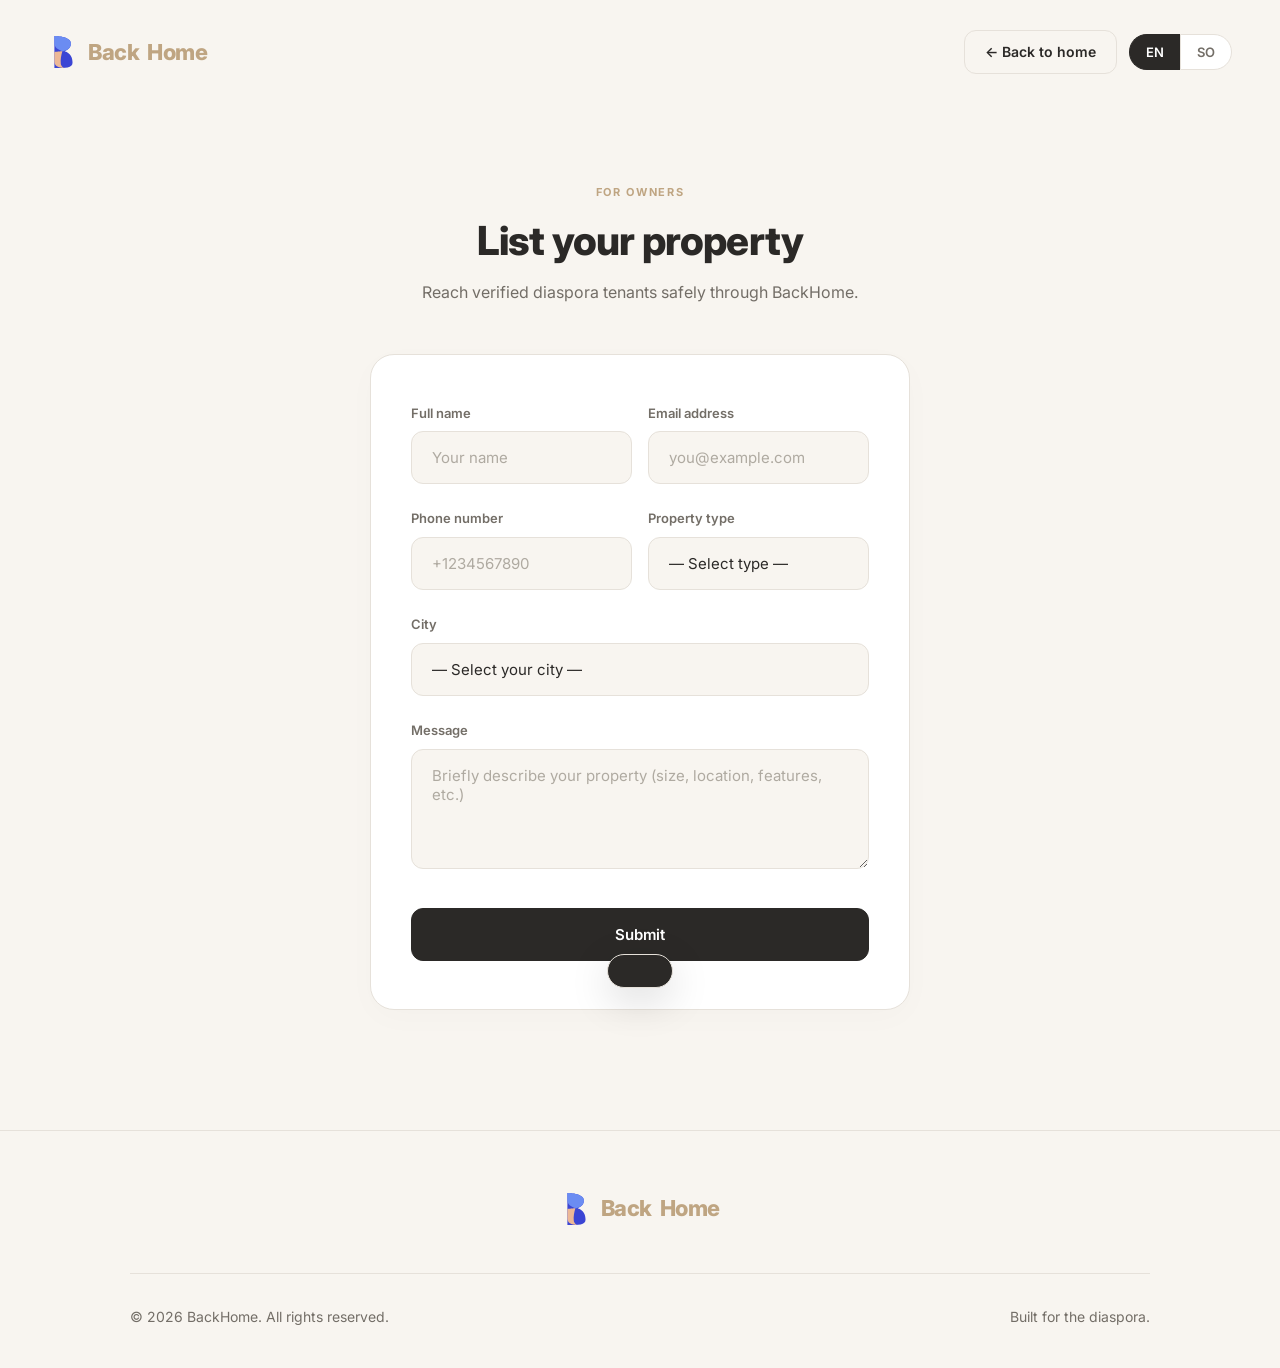
<file: list-your-property.html>
<!DOCTYPE html>
<html lang="en">
<head>
  <meta charset="UTF-8">
  <meta name="viewport" content="width=device-width, initial-scale=1.0">
  <title>BackHome — List your property</title>
  <link rel="icon" type="image/svg+xml" href="logo.svg">
  <link rel="preconnect" href="https://fonts.googleapis.com">
  <link rel="preconnect" href="https://fonts.gstatic.com" crossorigin>
  <link href="https://fonts.googleapis.com/css2?family=Inter:wght@400;500;600;700;800;900&display=swap" rel="stylesheet">
  <style>
    :root {
      --bg-color: #F8F5F0;
      --text-dark: #2B2927;
      --text-muted: #736E67;
      --accent: #BFA582;
      --accent-light: #F4EFE8;
      --white: #FFFFFF;
      --border-color: #E6E1DA;
    }

    * { box-sizing: border-box; margin: 0; padding: 0; }
    html { scroll-behavior: smooth; }
    body {
      font-family: 'Inter', sans-serif;
      background-color: var(--bg-color);
      color: var(--text-dark);
      line-height: 1.6;
      -webkit-font-smoothing: antialiased;
      display: flex;
      flex-direction: column;
      min-height: 100vh;
    }

    a { text-decoration: none; color: inherit; }
    button, input, select, textarea { font-family: inherit; outline: none; }
    h1, h2, h3, h4 { font-weight: 700; letter-spacing: -0.02em; line-height: 1.15; }

    .section-label {
      font-size: 11px;
      font-weight: 700;
      letter-spacing: 0.15em;
      text-transform: uppercase;
      color: var(--accent);
      margin-bottom: 16px;
    }

    /* ── NAVBAR ── */
    header { 
      padding: 30px 48px; 
      position: sticky;
      top: 0;
      z-index: 1000;
      background: var(--bg-color);
      transition: box-shadow 0.2s, padding 0.2s;
    }
    header.scrolled {
      padding: 15px 48px;
      box-shadow: 0 4px 20px rgba(0,0,0,0.05);
      border-bottom: 1px solid var(--border-color);
    }
    nav {
      display: flex;
      justify-content: space-between;
      align-items: center;
      max-width: 1200px;
      margin: 0 auto;
    }

    .logo { display: inline-flex; align-items: center; gap: 8px; font-size: 22px; font-weight: 800; letter-spacing: -0.5px; transition: transform 0.2s; }
    .logo-icon { width: 32px; height: 32px; flex-shrink: 0; }
    .logo:hover { transform: translateY(-1px); }
    .logo span { color: var(--accent); }

    .nav-actions { display: flex; align-items: center; gap: 12px; }
    .btn-outline {
      padding: 10px 20px;
      font-size: 14px;
      font-weight: 600;
      border-radius: 12px;
      border: 1px solid var(--border-color);
      color: var(--text-dark);
      transition: all 0.2s;
      display: inline-flex;
      align-items: center;
      gap: 6px;
    }
    .btn-outline:hover { background: rgba(0,0,0,0.03); }

    .lang-toggle { display: flex; }
    .lang-btn {
      padding: 9px 16px;
      font-size: 13px;
      font-weight: 600;
      border: 1px solid var(--border-color);
      cursor: pointer;
      background: var(--white);
      color: var(--text-muted);
      transition: all 0.2s;
    }
    .lang-btn:first-child { border-radius: 40px 0 0 40px; border-right: none; }
    .lang-btn:last-child { border-radius: 0 40px 40px 0; }
    .lang-btn:hover { background: var(--bg-color); }
    .lang-btn.active {
      background: var(--text-dark);
      color: var(--white);
      border-color: var(--text-dark);
    }

    /* ── LAYOUT ── */
    main {
      flex: 1;
      padding: 80px 40px 120px;
      display: flex;
      justify-content: center;
      align-items: center;
    }

    .form-wrapper {
      width: 100%;
      max-width: 540px;
    }

    .page-header {
      text-align: center;
      margin-bottom: 48px;
    }
    .page-title {
      font-size: 40px;
      font-weight: 800;
      color: var(--text-dark);
      margin-bottom: 16px;
    }
    .page-subtitle {
      font-size: 16px;
      color: var(--text-muted);
      line-height: 1.6;
    }

    /* ── FORM CARD ── */
    .form-card {
      background: var(--white);
      border-radius: 24px;
      padding: 48px 40px;
      border: 1px solid var(--border-color);
      box-shadow: 0 8px 32px rgba(0,0,0,0.02);
    }

    .form-group { margin-bottom: 24px; }
    .form-row { display: grid; grid-template-columns: 1fr 1fr; gap: 16px; margin-bottom: 24px; }
    
    .form-label {
      display: block;
      font-size: 13px;
      font-weight: 600;
      margin-bottom: 8px;
      color: var(--text-muted);
    }

    .form-input {
      width: 100%;
      padding: 16px 20px;
      border-radius: 12px;
      font-size: 15px;
      background: var(--bg-color);
      border: 1px solid var(--border-color);
      color: var(--text-dark);
      transition: all 0.25s ease;
    }
    .form-input::placeholder { color: #AFAAA1; }
    .form-input:focus { 
      border-color: var(--accent); 
      background: var(--white);
      box-shadow: 0 0 0 4px rgba(191,165,130,0.1);
    }

    select.form-input {
      appearance: none; cursor: pointer;
      background-image: url("data:image/svg+xml,%3Csvg width='12' height='12' viewBox='0 0 24 24' fill='none' stroke='%23736E67' stroke-width='2' stroke-linecap='round' stroke-linejoin='round'%3E%3Cpath d='M6 9l6 6 6-6'/%3E%3C/svg%3E");
      background-repeat: no-repeat; background-position: right 16px center; padding-right: 40px;
    }
    textarea.form-input { resize: vertical; min-height: 120px; }

    .btn-submit {
      width: 100%;
      padding: 16px 24px;
      background: var(--text-dark);
      border: 1px solid var(--text-dark);
      border-radius: 12px;
      font-size: 15px;
      font-weight: 600;
      color: var(--white);
      cursor: pointer;
      transition: all 0.25s ease;
      margin-top: 8px;
    }
    .btn-submit:hover {
      background: #3B3834;
      border-color: #3B3834;
      transform: translateY(-1px);
      box-shadow: 0 6px 16px rgba(0,0,0,0.06);
    }

    /* ── TOAST ── */
    #toast {
      position: fixed;
      bottom: 32px;
      left: 50%;
      transform: translateX(-50%) translateY(120px);
      background: var(--text-dark);
      border: 1px solid var(--border-color);
      color: var(--white);
      padding: 16px 32px;
      border-radius: 40px;
      font-size: 14px;
      font-weight: 600;
      transition: transform 0.4s cubic-bezier(0.34, 1.56, 0.64, 1);
      z-index: 999;
      box-shadow: 0 12px 40px rgba(0,0,0,0.15);
      white-space: nowrap;
    }
    #toast.show { transform: translateX(-50%) translateY(0); }

    /* ── FOOTER ── */
    footer {
      background: var(--bg-color);
      color: var(--text-dark);
      padding: 60px 0 40px;
      border-top: 1px solid var(--border-color);
    }

    .footer-container {
      max-width: 1100px;
      margin: 0 auto;
      padding: 0 40px;
    }
    .footer-top {
      text-align: center;
      margin-bottom: 40px;
    }
    .footer-bottom {
      border-top: 1px solid var(--border-color);
      padding-top: 32px;
      display: flex;
      justify-content: space-between;
      align-items: center;
      font-size: 14px;
      color: var(--text-muted);
    }

    @media (max-width: 600px) {
      header { padding: 20px 24px; }
      main { padding: 40px 24px; }
      .form-card { padding: 32px 24px; border-radius: 20px; }
      .form-row { grid-template-columns: 1fr; gap: 24px; }
      .page-title { font-size: 32px; }
      .footer-bottom { flex-direction: column; gap: 12px; text-align: center; }
    }
  </style>
</head>
<body>

<div id="toast"></div>

<header>
  <nav>
    <a href="index.html" class="logo">
      <img src="logo.svg" alt="BackHome Logo" class="logo-icon">
      <span>Back</span><span>Home</span>
    </a>
    <div class="nav-actions">
      <a href="index.html" class="btn-outline" data-en="&larr; Back to home" data-so="&larr; Ku noqo bogga hore">&larr; Back to home</a>
      <div class="lang-toggle">
        <button class="lang-btn active" id="langEN" onclick="setLang('en')">EN</button>
        <button class="lang-btn" id="langSO" onclick="setLang('so')">SO</button>
      </div>
    </div>
  </nav>
</header>

<main>
  <div class="form-wrapper">
    <div class="page-header">
      <div class="section-label" data-en="FOR OWNERS" data-so="MULKIILAYAASHA">FOR OWNERS</div>
      <h1 class="page-title" data-en="List your property" data-so="Soo Geli Gurigaaga">List your property</h1>
      <p class="page-subtitle" data-en="Reach verified diaspora tenants safely through BackHome." data-so="Si ammaan ah u gaar kireystayaal qurbajoog ah oo la xaqiijiyay adigoo isticmaalaya BackHome.">Reach verified diaspora tenants safely through BackHome.</p>
    </div>

    <div class="form-card">
      <form id="propertyForm" onsubmit="handleOwners(event)">
        
        <div class="form-row">
          <div class="form-group" style="margin-bottom: 0;">
            <label class="form-label" for="oName" data-en="Full name" data-so="Magaca oo buuxa">Full name</label>
            <input type="text" id="oName" class="form-input" placeholder="Your name" data-en="Your name" data-so="Magacaaga" required>
          </div>
          <div class="form-group" style="margin-bottom: 0;">
            <label class="form-label" for="oEmail" data-en="Email address" data-so="Iimaylka">Email address</label>
            <input type="email" id="oEmail" class="form-input" placeholder="you@example.com" required>
          </div>
        </div>

        <div class="form-row">
          <div class="form-group" style="margin-bottom: 0;">
            <label class="form-label" for="oPhone" data-en="Phone number" data-so="Telefoonka">Phone number</label>
            <input type="tel" id="oPhone" class="form-input" placeholder="+1234567890" required>
          </div>
          <div class="form-group" style="margin-bottom: 0;">
            <label class="form-label" for="oType" data-en="Property type" data-so="Nooca guriga">Property type</label>
            <select id="oType" class="form-input" required>
              <option value="" disabled selected data-en="— Select type —" data-so="— Dooro nooca —">— Select type —</option>
              <option value="Villa" data-en="Villa" data-so="Filla">Villa</option>
              <option value="Apartment" data-en="Apartment" data-so="Dabaq">Apartment</option>
              <option value="Commercial" data-en="Commercial" data-so="Ganacsi">Commercial</option>
              <option value="Other" data-en="Other" data-so="Nooc kale">Other</option>
            </select>
          </div>
        </div>

        <div class="form-group">
          <label class="form-label" for="oCity" data-en="City" data-so="Magaalada">City</label>
          <select id="oCity" class="form-input" required>
            <option value="" disabled selected data-en="— Select your city —" data-so="— Dooro magaaladaada —">— Select your city —</option>
            <option value="Mogadishu">Mogadishu</option>
            <option value="Hargeisa">Hargeisa</option>
            <option value="Garowe">Garowe</option>
            <option value="Kismayo">Kismayo</option>
            <option value="Galkayo">Galkayo</option>
            <option value="Bosaso">Bosaso</option>
          </select>
        </div>

        <div class="form-group">
          <label class="form-label" for="oMsg" data-en="Message" data-so="Fariinta">Message</label>
          <textarea id="oMsg" class="form-input" placeholder="Briefly describe your property (size, location, features, etc.)" data-en="Briefly describe your property (size, location, features, etc.)" data-so="Faahfaahin gaaban ka bixi gurigaaga (xajmiga, goobta, iwm.)" required></textarea>
        </div>

        <button type="submit" class="btn-submit" data-en="Submit" data-so="Dira">Submit</button>
      </form>
    </div>
  </div>
</main>

<footer>
  <div class="footer-container">
    <div class="footer-top">
      <a href="index.html" class="logo" style="display:inline-flex; align-items:center; gap:8px; font-size: 22px; font-weight: 800; text-decoration: none;">
        <img src="logo.svg" alt="BackHome Logo" class="logo-icon">
        <span>Back</span><span style="color: var(--accent);">Home</span>
      </a>
    </div>
    <div class="footer-bottom">
      <span data-en="© 2026 BackHome. All rights reserved." data-so="© 2026 BackHome. Xuquuq dhammaan way xafidan tahay.">© 2026 BackHome. All rights reserved.</span>
      <span data-en="Built for the diaspora." data-so="U dhisan diasporaha.">Built for the diaspora.</span>
    </div>
  </div>
</footer>

<script>
  // ── LANGUAGE TOGGLE ──
  function setLang(lang) {
    localStorage.setItem('backhome_lang', lang);
    const langEnBtn = document.getElementById('langEN');
    const langSoBtn = document.getElementById('langSO');
    if (langEnBtn) langEnBtn.classList.toggle('active', lang === 'en');
    if (langSoBtn) langSoBtn.classList.toggle('active', lang === 'so');

    // Title map specifically for this page (optional, but handled by data-en/data-so anyway)
    // We just rely on data-* attributes for this page.

    document.querySelectorAll('[data-en]').forEach(el => {
      const val = el.getAttribute(`data-${lang}`);
      if (val) {
        if (el.tagName === 'INPUT' || el.tagName === 'TEXTAREA') {
          el.placeholder = val;
        } else {
          el.innerHTML = val;
        }
      }
    });
    
    // Select options need their text updated
    document.querySelectorAll('option[data-en]').forEach(el => {
      const val = el.getAttribute(`data-${lang}`);
      if (val) el.textContent = val;
    });
  }

  const savedLang = localStorage.getItem('backhome_lang') || 'en';
  setLang(savedLang);

  function showToast(msg) {
    const t = document.getElementById('toast');
    t.textContent = msg;
    t.classList.add('show');
    setTimeout(() => t.classList.remove('show'), 4500);
  }

  function handleOwners(e) {
    e.preventDefault();
    const lang = localStorage.getItem('backhome_lang') || 'en';
    const msg = lang === 'en' ? 'Property submitted! We will be in touch shortly.' : 'Waa la diray! Dhawaan ayaan kula soo xiriiri doonaa.';
    showToast(msg);
    e.target.reset();
  }

  window.addEventListener('scroll', () => {
    const header = document.querySelector('header');
    if (window.scrollY > 10) {
      header.classList.add('scrolled');
    } else {
      header.classList.remove('scrolled');
    }
  });

</script>
</body>
</html>
</file>
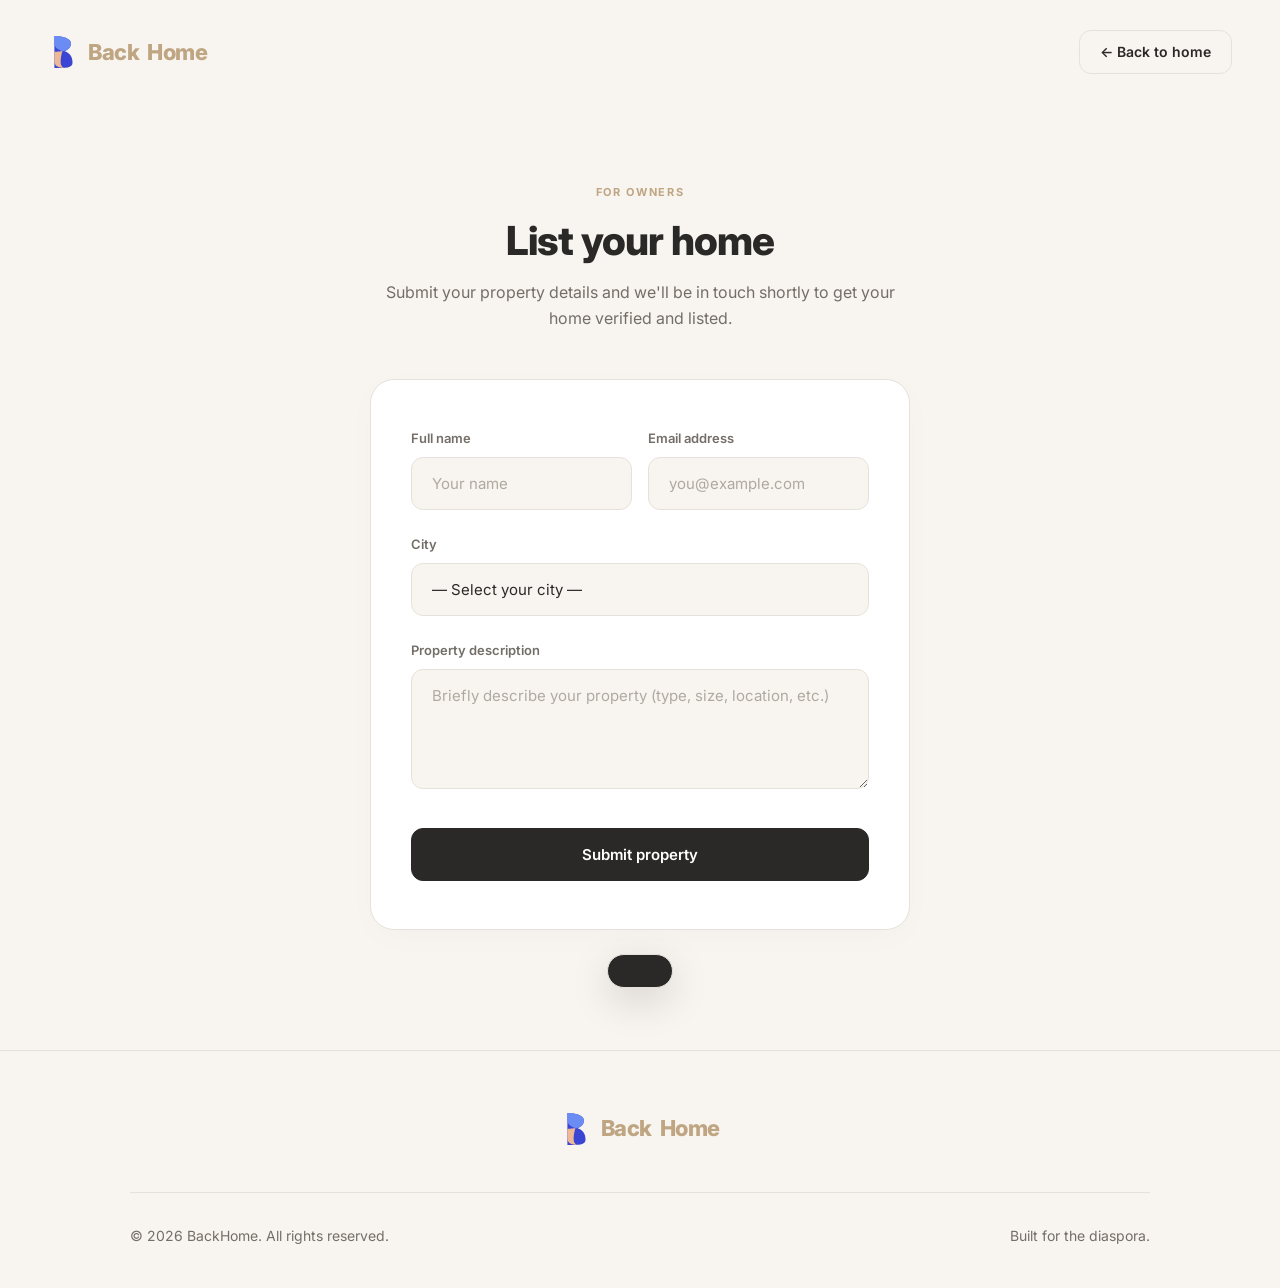
<file: owners.html>
<!DOCTYPE html>
<html lang="en">
<head>
  <meta charset="UTF-8">
  <meta name="viewport" content="width=device-width, initial-scale=1.0">
  <title>BackHome — List your home</title>
  <link rel="icon" type="image/svg+xml" href="logo.svg">
  <link rel="preconnect" href="https://fonts.googleapis.com">
  <link rel="preconnect" href="https://fonts.gstatic.com" crossorigin>
  <link href="https://fonts.googleapis.com/css2?family=Inter:wght@400;500;600;700;800;900&display=swap" rel="stylesheet">
  <style>
    :root {
      --bg-color: #F8F5F0;
      --text-dark: #2B2927;
      --text-muted: #736E67;
      --accent: #BFA582;
      --accent-light: #F4EFE8;
      --white: #FFFFFF;
      --border-color: #E6E1DA;
    }

    * { box-sizing: border-box; margin: 0; padding: 0; }
    html { scroll-behavior: smooth; }
    body {
      font-family: 'Inter', sans-serif;
      background-color: var(--bg-color);
      color: var(--text-dark);
      line-height: 1.6;
      -webkit-font-smoothing: antialiased;
      display: flex;
      flex-direction: column;
      min-height: 100vh;
    }

    a { text-decoration: none; color: inherit; }
    button, input, select, textarea { font-family: inherit; outline: none; }
    h1, h2, h3, h4 { font-weight: 700; letter-spacing: -0.02em; line-height: 1.15; }

    .section-label {
      font-size: 11px;
      font-weight: 700;
      letter-spacing: 0.15em;
      text-transform: uppercase;
      color: var(--accent);
      margin-bottom: 16px;
    }

    /* ── NAVBAR ── */
    header { 
      padding: 30px 48px; 
      position: sticky;
      top: 0;
      z-index: 1000;
      background: var(--bg-color);
      transition: box-shadow 0.2s, padding 0.2s;
    }
    header.scrolled {
      padding: 15px 48px;
      box-shadow: 0 4px 20px rgba(0,0,0,0.05);
      border-bottom: 1px solid var(--border-color);
    }
    nav {
      display: flex;
      justify-content: space-between;
      align-items: center;
      max-width: 1200px;
      margin: 0 auto;
    }

    .logo { display: inline-flex; align-items: center; gap: 8px; font-size: 22px; font-weight: 800; letter-spacing: -0.5px; transition: transform 0.2s; }
    .logo-icon { width: 32px; height: 32px; flex-shrink: 0; }
    .logo:hover { transform: translateY(-1px); }
    .logo span { color: var(--accent); }

    .nav-actions { display: flex; align-items: center; gap: 12px; }
    .btn-outline {
      padding: 10px 20px;
      font-size: 14px;
      font-weight: 600;
      border-radius: 12px;
      border: 1px solid var(--border-color);
      color: var(--text-dark);
      transition: all 0.2s;
      display: inline-flex;
      align-items: center;
      gap: 6px;
    }
    .btn-outline:hover { background: rgba(0,0,0,0.03); }

    /* ── LAYOUT ── */
    main {
      flex: 1;
      padding: 80px 40px 120px;
      display: flex;
      justify-content: center;
      align-items: center;
    }

    .form-wrapper {
      width: 100%;
      max-width: 540px;
    }

    .page-header {
      text-align: center;
      margin-bottom: 48px;
    }
    .page-title {
      font-size: 40px;
      font-weight: 800;
      color: var(--text-dark);
      margin-bottom: 16px;
    }
    .page-subtitle {
      font-size: 16px;
      color: var(--text-muted);
      line-height: 1.6;
    }

    /* ── FORM CARD ── */
    .form-card {
      background: var(--white);
      border-radius: 24px;
      padding: 48px 40px;
      border: 1px solid var(--border-color);
      box-shadow: 0 8px 32px rgba(0,0,0,0.02);
    }

    .form-group { margin-bottom: 24px; }
    .form-row { display: grid; grid-template-columns: 1fr 1fr; gap: 16px; margin-bottom: 24px; }
    
    .form-label {
      display: block;
      font-size: 13px;
      font-weight: 600;
      margin-bottom: 8px;
      color: var(--text-muted);
    }

    .form-input {
      width: 100%;
      padding: 16px 20px;
      border-radius: 12px;
      font-size: 15px;
      background: var(--bg-color);
      border: 1px solid var(--border-color);
      color: var(--text-dark);
      transition: all 0.25s ease;
    }
    .form-input::placeholder { color: #AFAAA1; }
    .form-input:focus { 
      border-color: var(--accent); 
      background: var(--white);
      box-shadow: 0 0 0 4px rgba(191,165,130,0.1);
    }

    select.form-input {
      appearance: none; cursor: pointer;
      background-image: url("data:image/svg+xml,%3Csvg width='12' height='12' viewBox='0 0 24 24' fill='none' stroke='%23736E67' stroke-width='2' stroke-linecap='round' stroke-linejoin='round'%3E%3Cpath d='M6 9l6 6 6-6'/%3E%3C/svg%3E");
      background-repeat: no-repeat; background-position: right 16px center; padding-right: 40px;
    }
    textarea.form-input { resize: vertical; min-height: 120px; }

    .btn-submit {
      width: 100%;
      padding: 16px 24px;
      background: var(--text-dark);
      border: 1px solid var(--text-dark);
      border-radius: 12px;
      font-size: 15px;
      font-weight: 600;
      color: var(--white);
      cursor: pointer;
      transition: all 0.25s ease;
      margin-top: 8px;
    }
    .btn-submit:hover {
      background: #3B3834;
      border-color: #3B3834;
      transform: translateY(-1px);
      box-shadow: 0 6px 16px rgba(0,0,0,0.06);
    }

    /* ── TOAST ── */
    #toast {
      position: fixed;
      bottom: 32px;
      left: 50%;
      transform: translateX(-50%) translateY(120px);
      background: var(--text-dark);
      border: 1px solid var(--border-color);
      color: var(--white);
      padding: 16px 32px;
      border-radius: 40px;
      font-size: 14px;
      font-weight: 600;
      transition: transform 0.4s cubic-bezier(0.34, 1.56, 0.64, 1);
      z-index: 999;
      box-shadow: 0 12px 40px rgba(0,0,0,0.15);
      white-space: nowrap;
    }
    #toast.show { transform: translateX(-50%) translateY(0); }

    /* ── FOOTER ── */
    footer {
      background: var(--bg-color);
      color: var(--text-dark);
      padding: 60px 0 40px;
      border-top: 1px solid var(--border-color);
    }

    .footer-container {
      max-width: 1100px;
      margin: 0 auto;
      padding: 0 40px;
    }
    .footer-top {
      text-align: center;
      margin-bottom: 40px;
    }
    .footer-bottom {
      border-top: 1px solid var(--border-color);
      padding-top: 32px;
      display: flex;
      justify-content: space-between;
      align-items: center;
      font-size: 14px;
      color: var(--text-muted);
    }

    @media (max-width: 600px) {
      header { padding: 20px 24px; }
      main { padding: 40px 24px; }
      .form-card { padding: 32px 24px; border-radius: 20px; }
      .form-row { grid-template-columns: 1fr; gap: 24px; }
      .page-title { font-size: 32px; }
      .footer-bottom { flex-direction: column; gap: 12px; text-align: center; }
    }
  </style>
</head>
<body>

<div id="toast"></div>

<header>
  <nav>
    <a href="index.html" class="logo">
      <img src="logo.svg" alt="BackHome Logo" class="logo-icon">
      <span>Back</span><span>Home</span>
    </a>
    <div class="nav-actions">
      <a href="index.html" class="btn-outline">← Back to home</a>
    </div>
  </nav>
</header>

<main>
  <div class="form-wrapper">
    <div class="page-header">
      <div class="section-label">FOR OWNERS</div>
      <h1 class="page-title">List your home</h1>
      <p class="page-subtitle">Submit your property details and we'll be in touch shortly to get your home verified and listed.</p>
    </div>

    <div class="form-card">
      <form id="ownersForm" onsubmit="handleOwners(event)">
        
        <div class="form-row">
          <div class="form-group" style="margin-bottom: 0;">
            <label class="form-label" for="oName">Full name</label>
            <input type="text" id="oName" class="form-input" placeholder="Your name" required>
          </div>
          <div class="form-group" style="margin-bottom: 0;">
            <label class="form-label" for="oEmail">Email address</label>
            <input type="email" id="oEmail" class="form-input" placeholder="you@example.com" required>
          </div>
        </div>

        <div class="form-group">
          <label class="form-label" for="oCity">City</label>
          <select id="oCity" class="form-input" required>
            <option value="" disabled selected>— Select your city —</option>
            <option value="Mogadishu">Mogadishu</option>
            <option value="Hargeisa">Hargeisa</option>
            <option value="Garowe">Garowe</option>
            <option value="Kismayo">Kismayo</option>
            <option value="Galkayo">Galkayo</option>
            <option value="Bosaso">Bosaso</option>
          </select>
        </div>

        <div class="form-group">
          <label class="form-label" for="oDesc">Property description</label>
          <textarea id="oDesc" class="form-input" placeholder="Briefly describe your property (type, size, location, etc.)" required></textarea>
        </div>

        <button type="submit" class="btn-submit">Submit property</button>
      </form>
    </div>
  </div>
</main>

<footer>
  <div class="footer-container">
    <div class="footer-top">
      <a href="index.html" class="logo" style="display:inline-flex; align-items:center; gap:8px; font-size: 22px; font-weight: 800; text-decoration: none;">
        <img src="logo.svg" alt="BackHome Logo" class="logo-icon">
        <span>Back</span><span style="color: var(--accent);">Home</span>
      </a>
    </div>
    <div class="footer-bottom">
      <span>© 2026 BackHome. All rights reserved.</span>
      <span>Built for the diaspora.</span>
    </div>
  </div>
</footer>

<script>
  function showToast(msg) {
    const t = document.getElementById('toast');
    t.textContent = msg;
    t.classList.add('show');
    setTimeout(() => t.classList.remove('show'), 4500);
  }

  function handleOwners(e) {
    e.preventDefault();
    showToast('Property submitted! We will be in touch shortly.');
    e.target.reset();
  }

  window.addEventListener('scroll', () => {
    const header = document.querySelector('header');
    if (window.scrollY > 10) {
      header.classList.add('scrolled');
    } else {
      header.classList.remove('scrolled');
    }
  });

</script>
</body>
</html>
</file>
